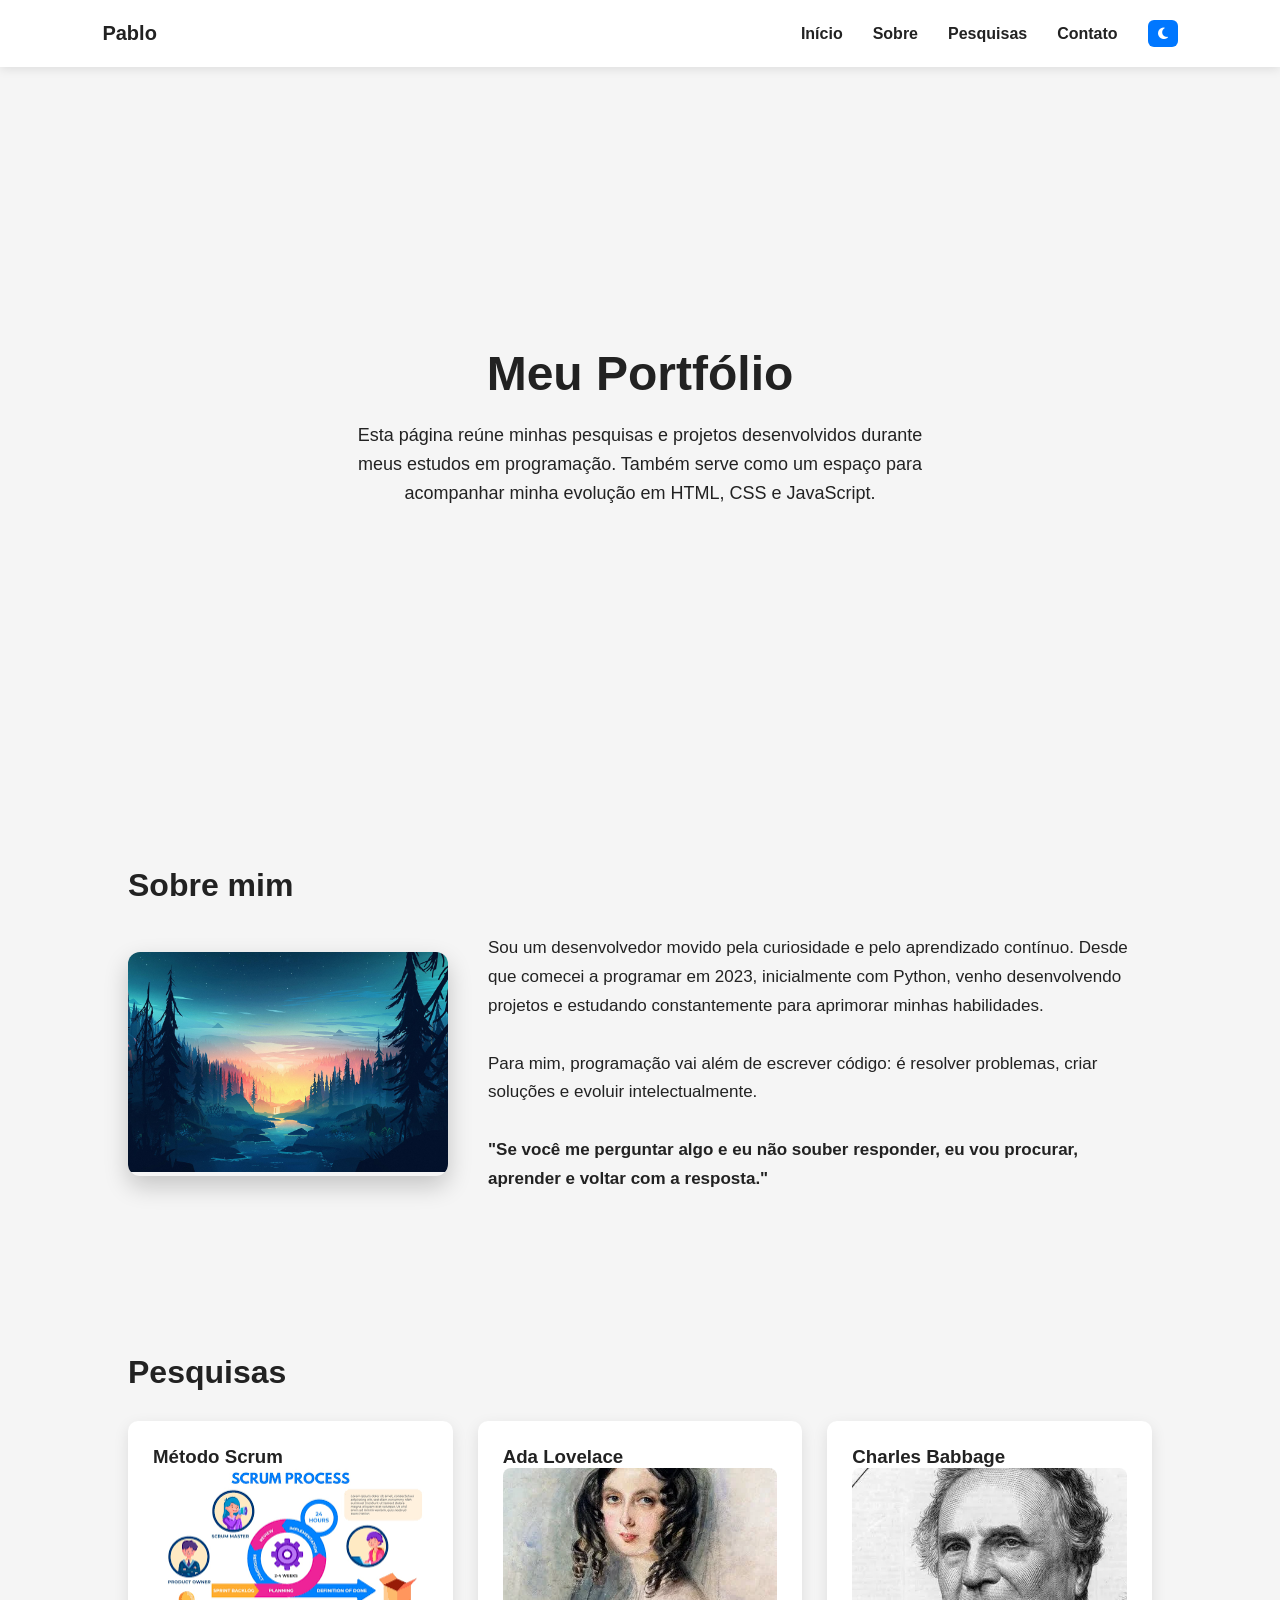
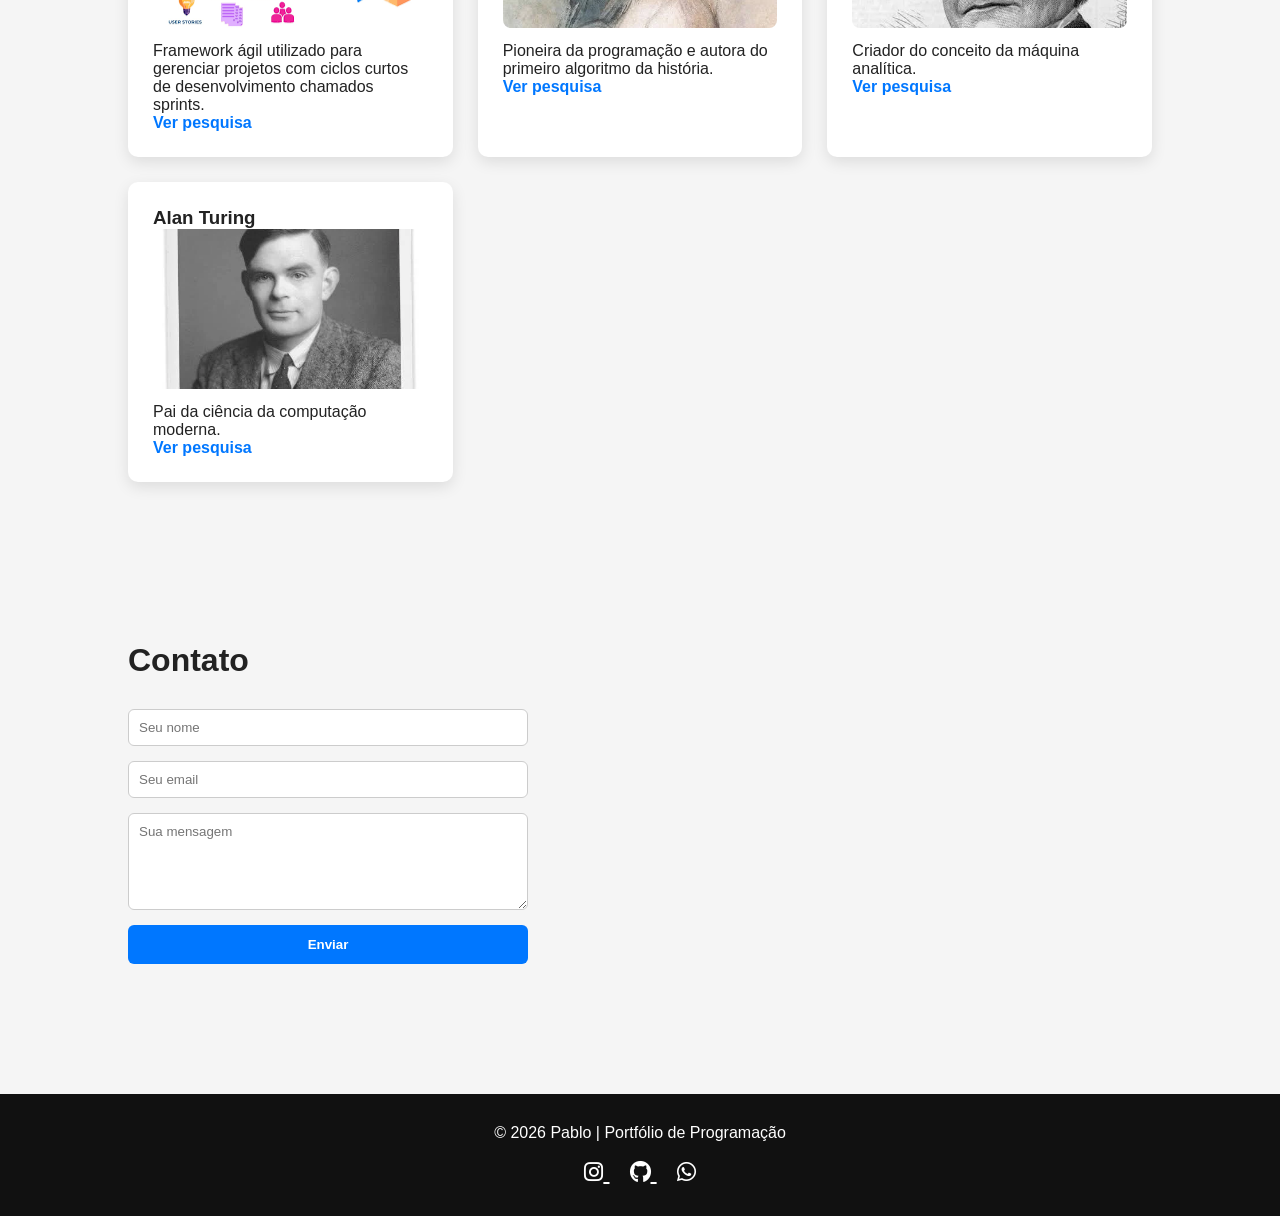
<file: index.html>
<!DOCTYPE html>
<html lang="pt-BR">

<head>
    <meta charset="UTF-8">
    <meta name="viewport" content="width=device-width, initial-scale=1.0">

    <title>Pablo | Portfólio</title>

    <!-- Font Awesome -->
    <link rel="stylesheet" href="https://cdnjs.cloudflare.com/ajax/libs/font-awesome/6.5.1/css/all.min.css">

    <style>
        :root {
            --bg: #f5f5f5;
            --text: #222;
            --header: white;
            --hover: #0077ff;
            --input: #ccc;
            --footer: #111;
        }

        .dark-mode {
            --bg: #1c1c1c;
            --text: #f5f5f5;
            --header: #111;
            --hover: #4aa3ff;
            --input: #555;
            --footer: #000;
        }

        * {
            margin: 0;
            padding: 0;
            box-sizing: border-box;
            font-family: Arial, Helvetica, sans-serif;
        }

        html {
            scroll-behavior: smooth;
        }

        body {
            background: var(--bg);
            color: var(--text);
        }

        /* HEADER */

        header {
            display: flex;
            justify-content: space-between;
            align-items: center;
            padding: 20px 8%;
            background: var(--header);
            box-shadow: 0 2px 10px rgba(0, 0, 0, 0.1);
            position: sticky;
            top: 0;
        }

        .logo {
            font-size: 20px;
            font-weight: bold;
        }

        nav ul {
            display: flex;
            gap: 30px;
            list-style: none;
            align-items: center;
        }

        nav a {
            text-decoration: none;
            color: var(--text);
            font-weight: 600;
            transition: .3s;
        }

        nav a:hover {
            color: var(--hover);
        }

        .dark-btn {
            padding: 6px 10px;
            border: none;
            background: var(--hover);
            color: white;
            border-radius: 6px;
            cursor: pointer;
        }

        /* HERO */

        #hero {
            height: 80vh;
            display: flex;
            flex-direction: column;
            justify-content: center;
            align-items: center;
            text-align: center;
            padding: 20px;
        }

        #hero h1 {
            font-size: 48px;
            margin-bottom: 20px;
        }

        #hero p {
            max-width: 600px;
            font-size: 18px;
            line-height: 1.6;
        }

        /* SEÇÕES */

        section {
            padding: 80px 10%;
        }

        h2 {
            margin-bottom: 30px;
            font-size: 32px;
        }

        /* SOBRE */

        .sobre-container {
            display: flex;
            gap: 40px;
            align-items: center;
            flex-wrap: wrap;
        }

        .card-img {
            width: 320px;
            border-radius: 12px;
            overflow: hidden;
            box-shadow: 0 10px 25px rgba(0, 0, 0, 0.2);
        }

        .card-img img {
            width: 100%;
            height: 220px;
            object-fit: cover;
        }

        .sobre-texto {
            flex: 1;
            line-height: 1.7;
            font-size: 17px;
        }

        /* PESQUISAS */

        .cards {
            display: grid;
            grid-template-columns: repeat(auto-fit, minmax(250px, 1fr));
            gap: 25px;
        }

        .card {
            background: var(--header);
            padding: 25px;
            border-radius: 10px;
            box-shadow: 0 5px 15px rgba(0, 0, 0, 0.1);
            transition: .3s;
        }

        .card:hover {
            transform: translateY(-5px);
        }

        .card a {
            text-decoration: none;
            color: var(--hover);
            font-weight: bold;
        }

        .card img {
            width: 100%;
            height: 160px;
            object-fit: cover;
            border-radius: 8px;
            margin-bottom: 10px;
        }

        /* CONTATO */

        form {
            display: flex;
            flex-direction: column;
            gap: 15px;
            max-width: 400px;
        }

        input,
        textarea {
            padding: 10px;
            border: 1px solid var(--input);
            border-radius: 6px;
        }

        button {
            padding: 12px;
            border: none;
            background: var(--hover);
            color: white;
            font-weight: bold;
            border-radius: 6px;
            cursor: pointer;
            transition: .3s;
        }

        button:hover {
            background: #005ad1;
        }

        /* FOOTER */

        footer {
            text-align: center;
            padding: 30px;
            margin-top: 50px;
            background: var(--footer);
            color: white;
        }

        footer a {
            margin: 0 10px;
            font-size: 22px;
            color: white;
            transition: .3s;
        }

        footer a:hover {
            color: var(--hover);
        }
    </style>
</head>

<body>

    <header>

        <div class="logo">Pablo</div>

        <nav>
            <ul>

                <li><a href="#hero">Início</a></li>
                <li><a href="#sobre">Sobre</a></li>
                <li><a href="#pesquisas">Pesquisas</a></li>
                <li><a href="#contato">Contato</a></li>

                <li>
                    <button class="dark-btn" onclick="toggleDarkMode()">
                        <i class="fa-solid fa-moon"></i>
                    </button>
                </li>

            </ul>
        </nav>

    </header>


    <!-- HERO -->

    <section id="hero">

        <h1>Meu Portfólio</h1>

        <p>
            Esta página reúne minhas pesquisas e projetos desenvolvidos durante meus estudos em programação.
            Também serve como um espaço para acompanhar minha evolução em HTML, CSS e JavaScript.
        </p>

    </section>


    <!-- SOBRE -->

    <section id="sobre">

        <h2>Sobre mim</h2>

        <div class="sobre-container">

            <div class="card-img">
                <img src="./c3uhsgo1vx541.jpg">
            </div>

            <div class="sobre-texto">

                <p>
                    Sou um desenvolvedor movido pela curiosidade e pelo aprendizado contínuo.
                    Desde que comecei a programar em 2023, inicialmente com Python, venho desenvolvendo projetos e
                    estudando constantemente para aprimorar minhas habilidades.
                </p>

                <br>

                <p>
                    Para mim, programação vai além de escrever código: é resolver problemas, criar soluções e evoluir
                    intelectualmente.
                </p>

                <br>

                <p>
                    <strong>
                        "Se você me perguntar algo e eu não souber responder, eu vou procurar, aprender e voltar com a
                        resposta."
                    </strong>
                </p>

            </div>

        </div>

    </section>


    <!-- PESQUISAS -->

    <section id="pesquisas">

        <h2>Pesquisas</h2>

        <div class="cards">
            <div class="card">
                <h3>Método Scrum</h3>
                <img src="scrum.png">
                <p>Framework ágil utilizado para gerenciar projetos com ciclos curtos de desenvolvimento chamados sprints.</p>
                <a href="./pesquisa/scrum.html">Ver pesquisa</a>
            </div>
            <div class="card">
                <h3>Ada Lovelace</h3>
                <img src="ada-love.webp">
                <p>Pioneira da programação e autora do primeiro algoritmo da história.</p>
                <a href="./pesquisa/ada.html">Ver pesquisa</a>
            </div>

            <div class="card">
                <h3>Charles Babbage</h3>
                <img src="charles.webp">
                <p>Criador do conceito da máquina analítica.</p>
                <a href="./pesquisa/babbage.html">Ver pesquisa</a>
            </div>

            <div class="card">
                <h3>Alan Turing</h3>
                <img src="alan.webp">
                <p>Pai da ciência da computação moderna.</p>
                <a href="./pesquisa/turing.html">Ver pesquisa</a>
            </div>

        </div>

    </section>


    <!-- CONTATO -->

    <section id="contato">

        <h2>Contato</h2>

        <form>

            <input type="text" placeholder="Seu nome">

            <input type="email" placeholder="Seu email">

            <textarea rows="5" placeholder="Sua mensagem"></textarea>

            <button>Enviar</button>

        </form>

    </section>


    <footer>

        <p>© 2026 Pablo | Portfólio de Programação</p>

        <br>

        <a href="https://instagram.com/pabloalmeidathe1" target="_blank">
            <i class="fa-brands fa-instagram"></i>
        </a>

        <a href="https://github.com/Kingnike1" target="_blank">
            <i class="fa-brands fa-github"></i>
        </a>

        <a href="https://wa.me/5562993293028" target="_blank">
            <i class="fa-brands fa-whatsapp"></i>
        </a>

    </footer>

    <script>

        function toggleDarkMode() {
            document.body.classList.toggle("dark-mode")
        }

    </script>

</body>

</html>
</file>
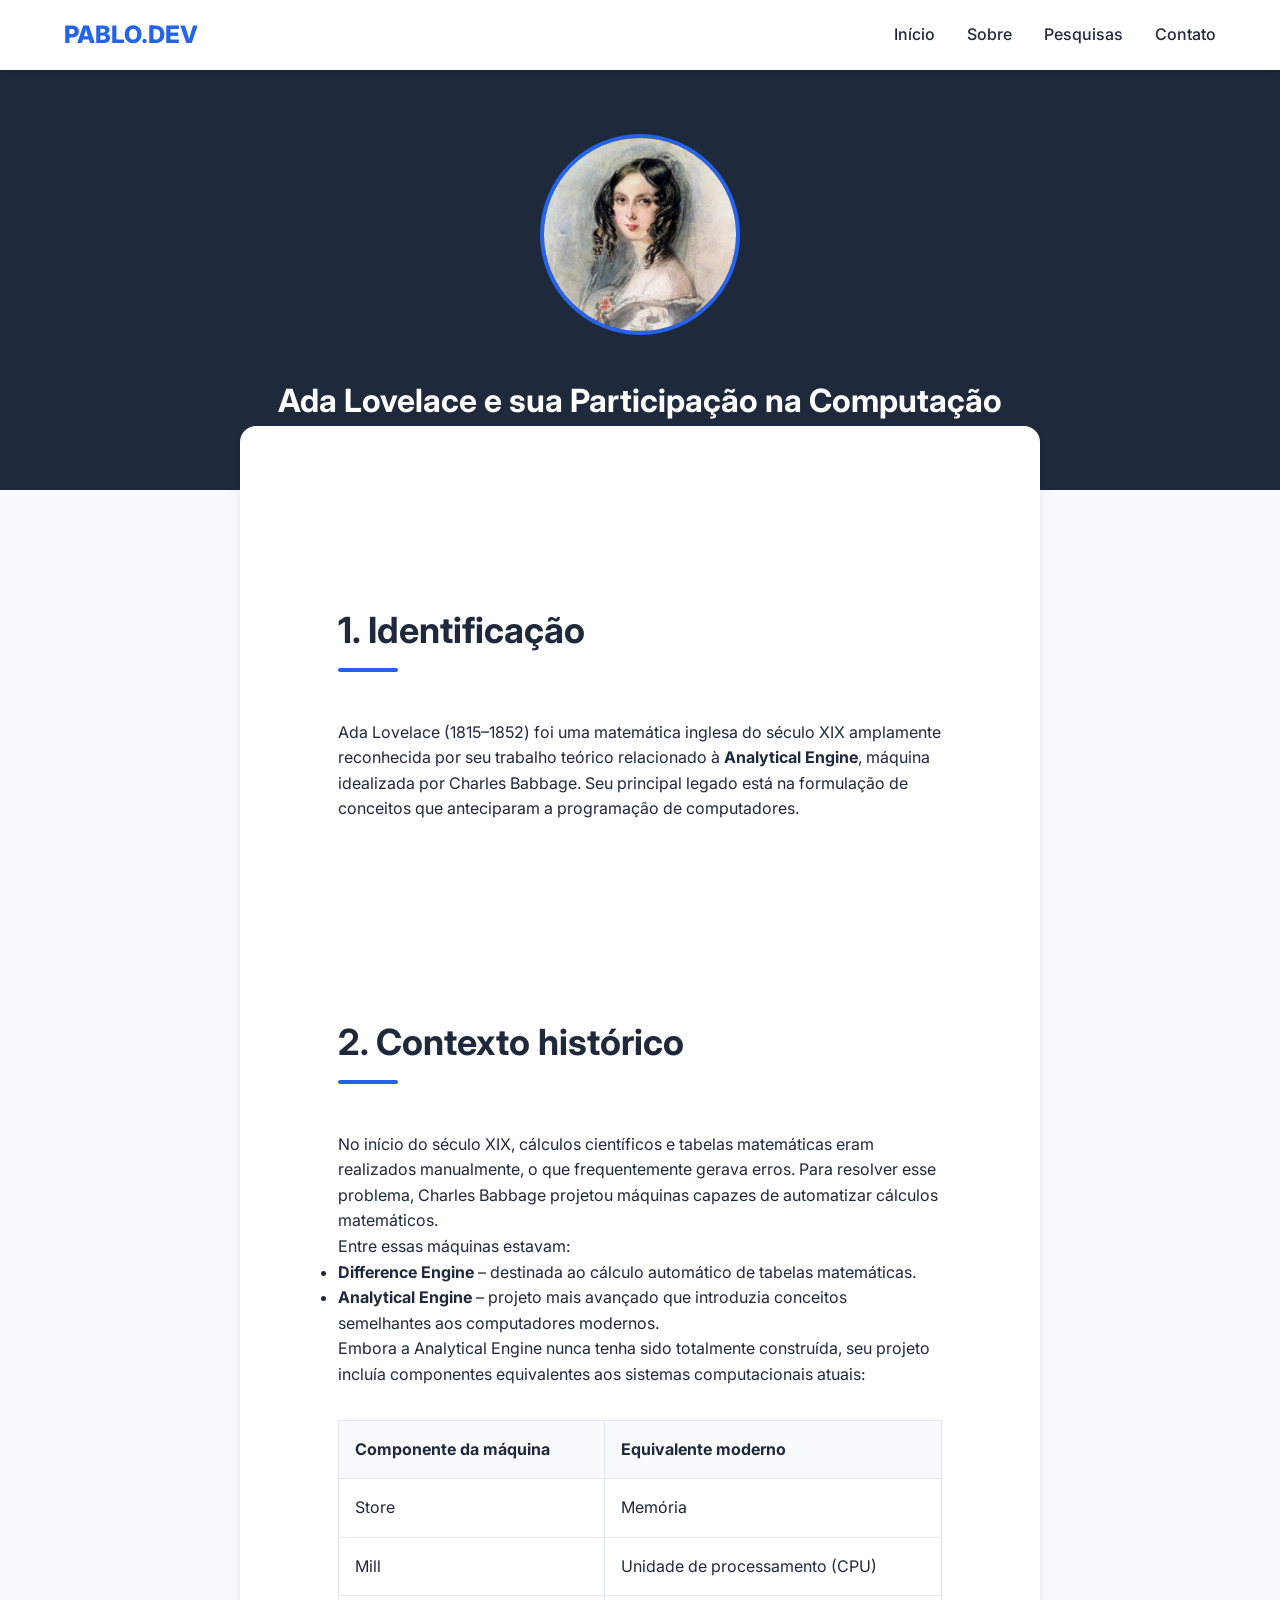
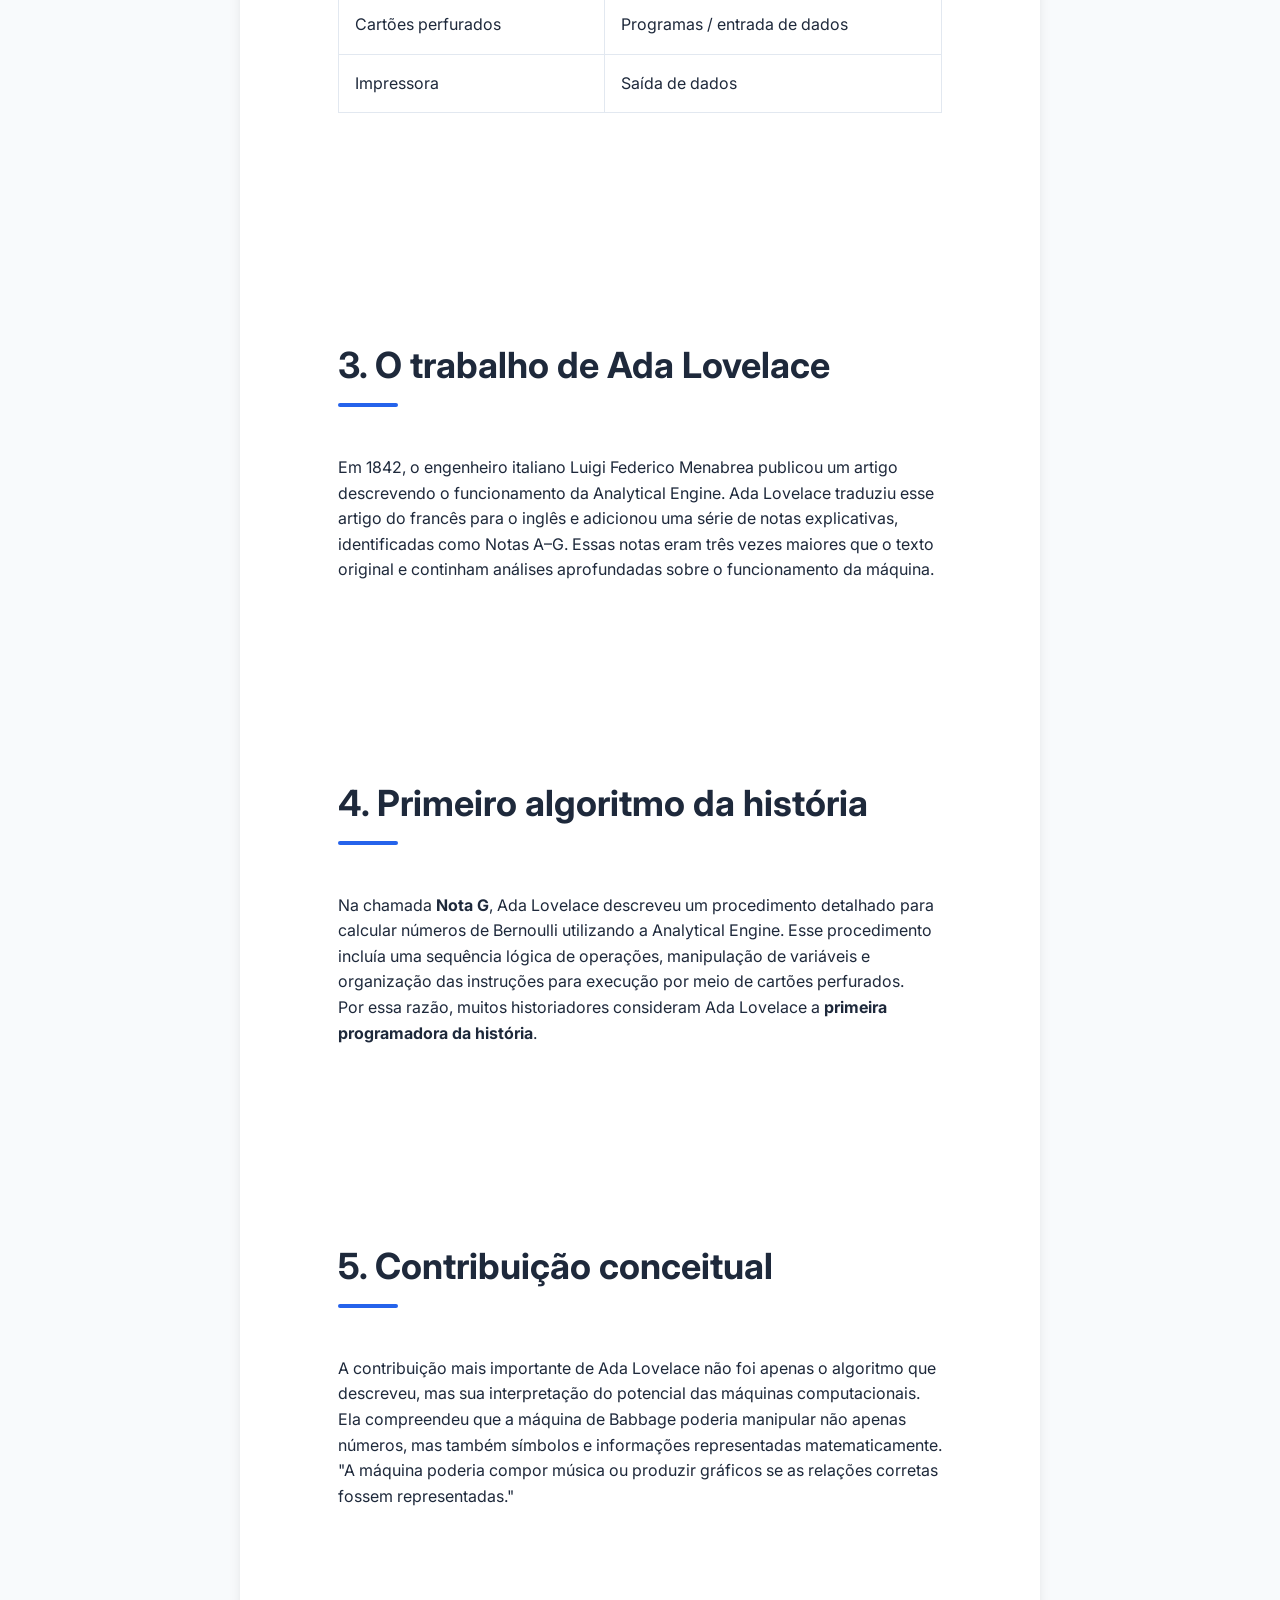
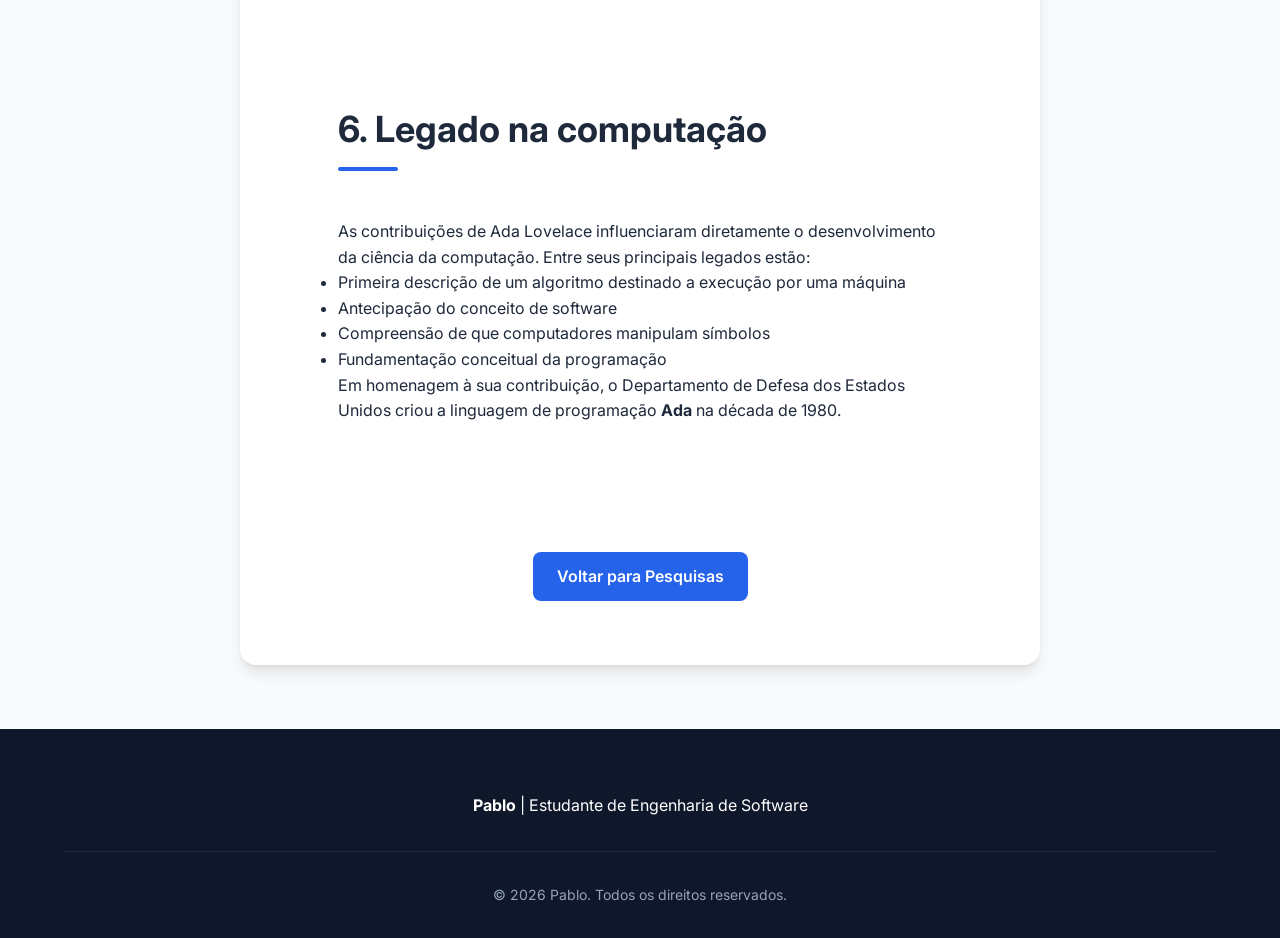
<file: pesquisa/ada.html>
<!DOCTYPE html>
<html lang="pt-BR">

<head>
    <meta charset="UTF-8">
    <meta name="viewport" content="width=device-width, initial-scale=1.0">
    <title>Ada Lovelace | Pesquisa Acadêmica</title>
    
    <!-- Google Fonts -->
    <link rel="preconnect" href="https://fonts.googleapis.com">
    <link rel="preconnect" href="https://fonts.gstatic.com" crossorigin>
    <link href="https://fonts.googleapis.com/css2?family=Inter:wght@400;500;600;700;800&display=swap" rel="stylesheet">
    
    <!-- Custom CSS -->
    <link rel="stylesheet" href="../assets/css/style.css">
</head>

<body>

    <header>
        <a href="../index.html" class="logo">PABLO.DEV</a>
        <nav>
            <ul>
                <li><a href="../index.html#hero">Início</a></li>
                <li><a href="../index.html#sobre">Sobre</a></li>
                <li><a href="../index.html#pesquisas">Pesquisas</a></li>
                <li><a href="../index.html#contato">Contato</a></li>
            </ul>
        </nav>
    </header>

    <div class="research-header">
        <img src="../ada-love.webp" alt="Ada Lovelace">
        <h1>Ada Lovelace e sua Participação na Computação</h1>
    </div>

    <main class="research-main">
        <section>
            <h2>1. Identificação</h2>
            <p>
                Ada Lovelace (1815–1852) foi uma matemática inglesa do século XIX amplamente reconhecida por seu trabalho teórico relacionado à <strong>Analytical Engine</strong>, máquina idealizada por Charles Babbage. Seu principal legado está na formulação de conceitos que anteciparam a programação de computadores.
            </p>
        </section>

        <section>
            <h2>2. Contexto histórico</h2>
            <p>
                No início do século XIX, cálculos científicos e tabelas matemáticas eram realizados manualmente, o que frequentemente gerava erros. Para resolver esse problema, Charles Babbage projetou máquinas capazes de automatizar cálculos matemáticos.
            </p>
            <p>Entre essas máquinas estavam:</p>
            <ul>
                <li><strong>Difference Engine</strong> – destinada ao cálculo automático de tabelas matemáticas.</li>
                <li><strong>Analytical Engine</strong> – projeto mais avançado que introduzia conceitos semelhantes aos computadores modernos.</li>
            </ul>
            <p>
                Embora a Analytical Engine nunca tenha sido totalmente construída, seu projeto incluía componentes equivalentes aos sistemas computacionais atuais:
            </p>
            <table>
                <tr>
                    <th>Componente da máquina</th>
                    <th>Equivalente moderno</th>
                </tr>
                <tr>
                    <td>Store</td>
                    <td>Memória</td>
                </tr>
                <tr>
                    <td>Mill</td>
                    <td>Unidade de processamento (CPU)</td>
                </tr>
                <tr>
                    <td>Cartões perfurados</td>
                    <td>Programas / entrada de dados</td>
                </tr>
                <tr>
                    <td>Impressora</td>
                    <td>Saída de dados</td>
                </tr>
            </table>
        </section>

        <section>
            <h2>3. O trabalho de Ada Lovelace</h2>
            <p>
                Em 1842, o engenheiro italiano Luigi Federico Menabrea publicou um artigo descrevendo o funcionamento da Analytical Engine. Ada Lovelace traduziu esse artigo do francês para o inglês e adicionou uma série de notas explicativas, identificadas como Notas A–G. Essas notas eram três vezes maiores que o texto original e continham análises aprofundadas sobre o funcionamento da máquina.
            </p>
        </section>

        <section>
            <h2>4. Primeiro algoritmo da história</h2>
            <p>
                Na chamada <strong>Nota G</strong>, Ada Lovelace descreveu um procedimento detalhado para calcular números de Bernoulli utilizando a Analytical Engine. Esse procedimento incluía uma sequência lógica de operações, manipulação de variáveis e organização das instruções para execução por meio de cartões perfurados.
            </p>
            <p>
                Por essa razão, muitos historiadores consideram Ada Lovelace a <strong>primeira programadora da história</strong>.
            </p>
        </section>

        <section>
            <h2>5. Contribuição conceitual</h2>
            <p>
                A contribuição mais importante de Ada Lovelace não foi apenas o algoritmo que descreveu, mas sua interpretação do potencial das máquinas computacionais. Ela compreendeu que a máquina de Babbage poderia manipular não apenas números, mas também símbolos e informações representadas matematicamente.
            </p>
            <blockquote>
                "A máquina poderia compor música ou produzir gráficos se as relações corretas fossem representadas."
            </blockquote>
        </section>

        <section>
            <h2>6. Legado na computação</h2>
            <p>As contribuições de Ada Lovelace influenciaram diretamente o desenvolvimento da ciência da computação. Entre seus principais legados estão:</p>
            <ul>
                <li>Primeira descrição de um algoritmo destinado a execução por uma máquina</li>
                <li>Antecipação do conceito de software</li>
                <li>Compreensão de que computadores manipulam símbolos</li>
                <li>Fundamentação conceitual da programação</li>
            </ul>
            <p>
                Em homenagem à sua contribuição, o Departamento de Defesa dos Estados Unidos criou a linguagem de programação <strong>Ada</strong> na década de 1980.
            </p>
        </section>

        <div style="text-align: center; margin-top: 3rem;">
            <a href="../index.html#pesquisas" class="btn-card">Voltar para Pesquisas</a>
        </div>
    </main>

    <footer>
        <div class="footer-content">
            <p><strong>Pablo</strong> | Estudante de Engenharia de Software</p>
        </div>
        <div class="footer-bottom">
            <p>&copy; 2026 Pablo. Todos os direitos reservados.</p>
        </div>
    </footer>

</body>

</html>
</file>
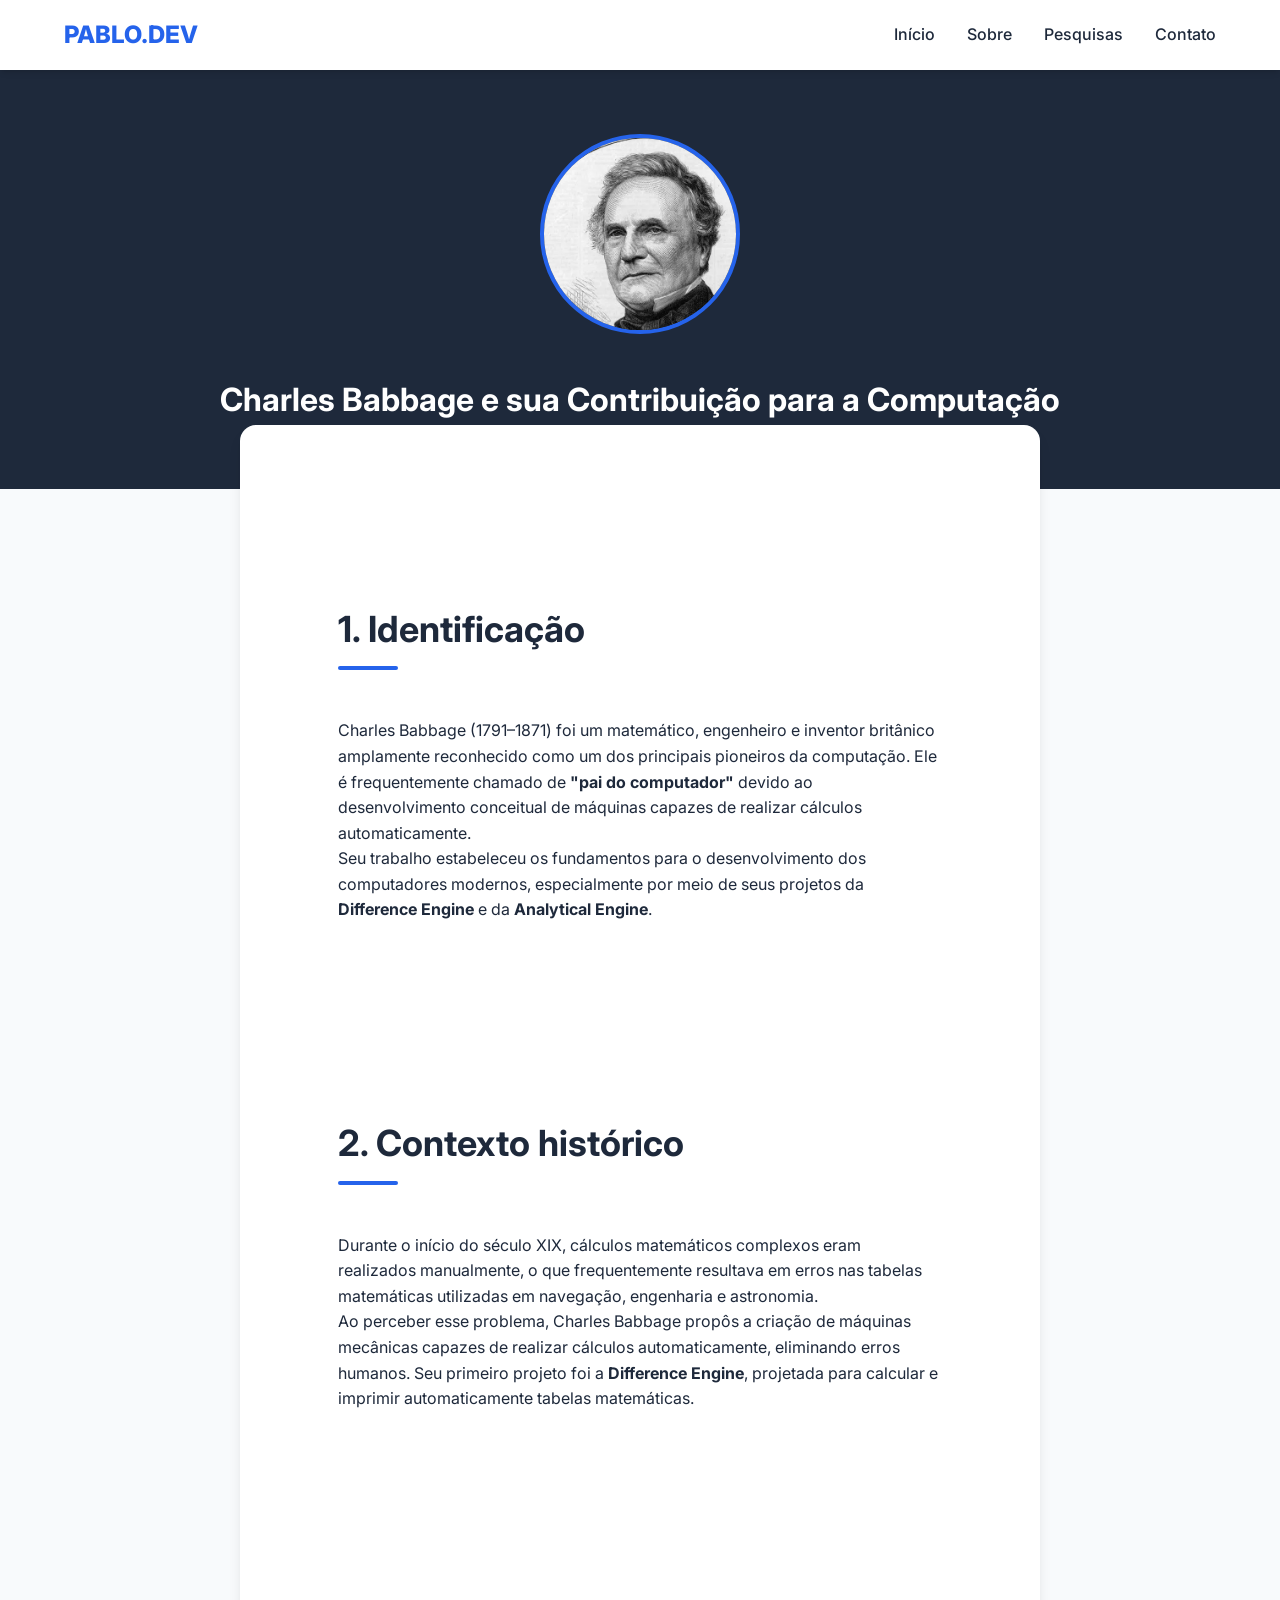
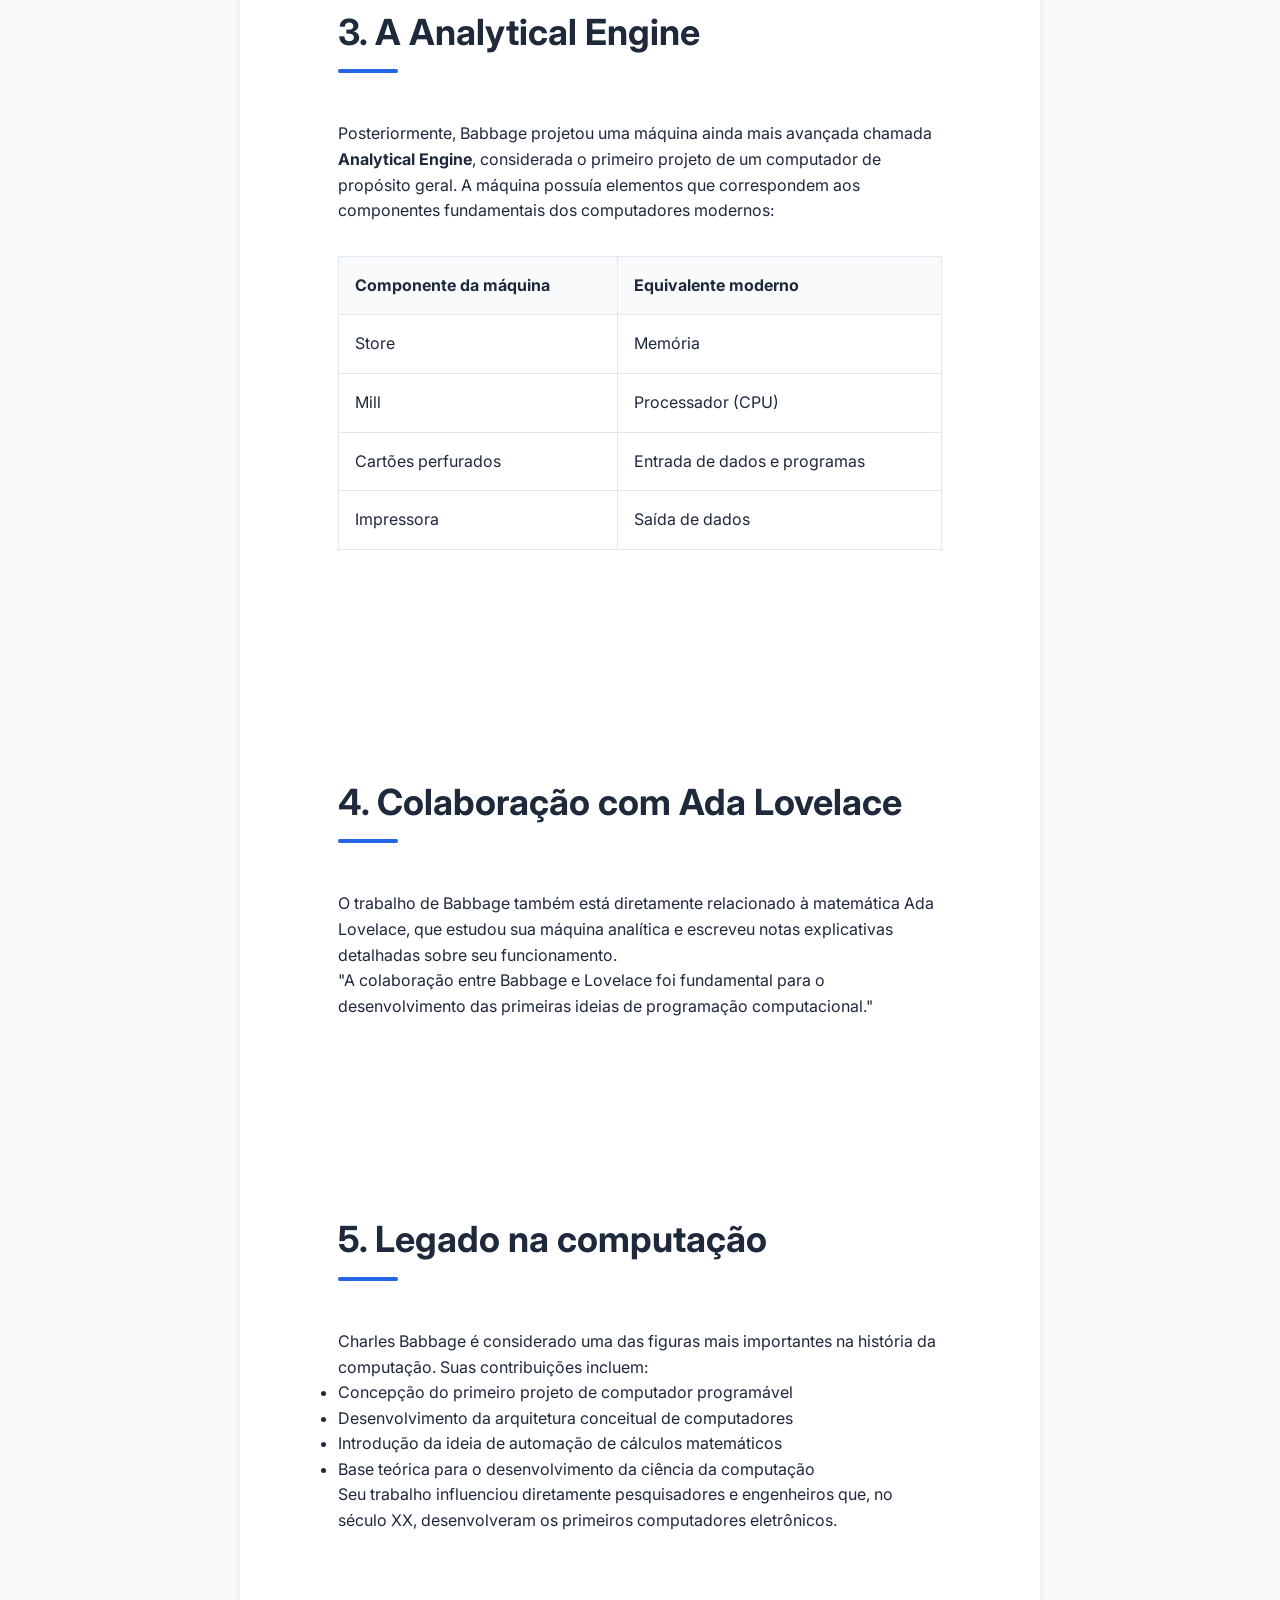
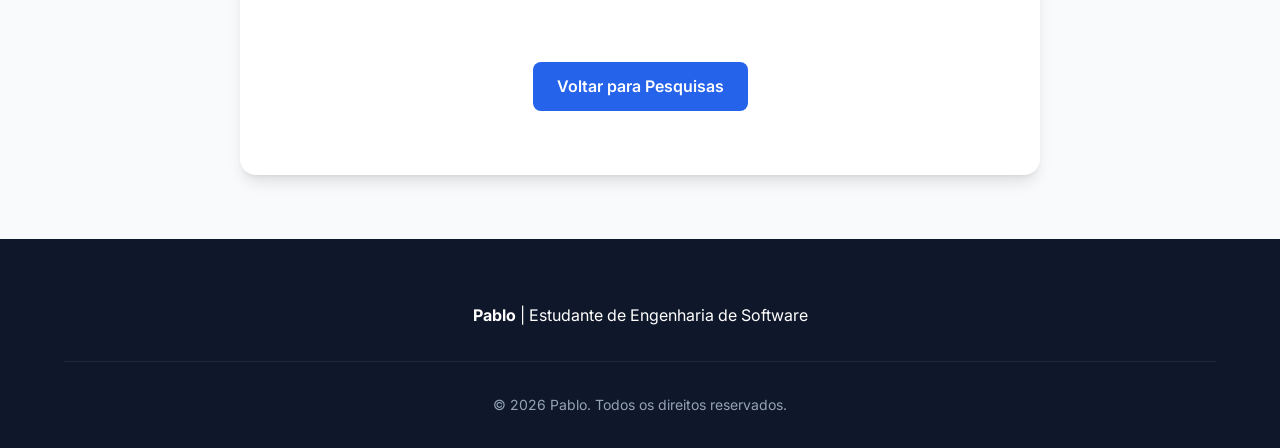
<file: pesquisa/babbage.html>
<!DOCTYPE html>
<html lang="pt-BR">

<head>
    <meta charset="UTF-8">
    <meta name="viewport" content="width=device-width, initial-scale=1.0">
    <title>Charles Babbage | Pesquisa Acadêmica</title>
    
    <!-- Google Fonts -->
    <link rel="preconnect" href="https://fonts.googleapis.com">
    <link rel="preconnect" href="https://fonts.gstatic.com" crossorigin>
    <link href="https://fonts.googleapis.com/css2?family=Inter:wght@400;500;600;700;800&display=swap" rel="stylesheet">
    
    <!-- Custom CSS -->
    <link rel="stylesheet" href="../assets/css/style.css">
</head>

<body>

    <header>
        <a href="../index.html" class="logo">PABLO.DEV</a>
        <nav>
            <ul>
                <li><a href="../index.html#hero">Início</a></li>
                <li><a href="../index.html#sobre">Sobre</a></li>
                <li><a href="../index.html#pesquisas">Pesquisas</a></li>
                <li><a href="../index.html#contato">Contato</a></li>
            </ul>
        </nav>
    </header>

    <div class="research-header">
        <img src="../charles.webp" alt="Charles Babbage">
        <h1>Charles Babbage e sua Contribuição para a Computação</h1>
    </div>

    <main class="research-main">
        <section>
            <h2>1. Identificação</h2>
            <p>
                Charles Babbage (1791–1871) foi um matemático, engenheiro e inventor britânico amplamente reconhecido como um dos principais pioneiros da computação. Ele é frequentemente chamado de <strong>"pai do computador"</strong> devido ao desenvolvimento conceitual de máquinas capazes de realizar cálculos automaticamente.
            </p>
            <p>
                Seu trabalho estabeleceu os fundamentos para o desenvolvimento dos computadores modernos, especialmente por meio de seus projetos da <strong>Difference Engine</strong> e da <strong>Analytical Engine</strong>.
            </p>
        </section>

        <section>
            <h2>2. Contexto histórico</h2>
            <p>
                Durante o início do século XIX, cálculos matemáticos complexos eram realizados manualmente, o que frequentemente resultava em erros nas tabelas matemáticas utilizadas em navegação, engenharia e astronomia.
            </p>
            <p>
                Ao perceber esse problema, Charles Babbage propôs a criação de máquinas mecânicas capazes de realizar cálculos automaticamente, eliminando erros humanos. Seu primeiro projeto foi a <strong>Difference Engine</strong>, projetada para calcular e imprimir automaticamente tabelas matemáticas.
            </p>
        </section>

        <section>
            <h2>3. A Analytical Engine</h2>
            <p>
                Posteriormente, Babbage projetou uma máquina ainda mais avançada chamada <strong>Analytical Engine</strong>, considerada o primeiro projeto de um computador de propósito geral. A máquina possuía elementos que correspondem aos componentes fundamentais dos computadores modernos:
            </p>
            <table>
                <tr>
                    <th>Componente da máquina</th>
                    <th>Equivalente moderno</th>
                </tr>
                <tr>
                    <td>Store</td>
                    <td>Memória</td>
                </tr>
                <tr>
                    <td>Mill</td>
                    <td>Processador (CPU)</td>
                </tr>
                <tr>
                    <td>Cartões perfurados</td>
                    <td>Entrada de dados e programas</td>
                </tr>
                <tr>
                    <td>Impressora</td>
                    <td>Saída de dados</td>
                </tr>
            </table>
        </section>

        <section>
            <h2>4. Colaboração com Ada Lovelace</h2>
            <p>
                O trabalho de Babbage também está diretamente relacionado à matemática Ada Lovelace, que estudou sua máquina analítica e escreveu notas explicativas detalhadas sobre seu funcionamento.
            </p>
            <blockquote>
                "A colaboração entre Babbage e Lovelace foi fundamental para o desenvolvimento das primeiras ideias de programação computacional."
            </blockquote>
        </section>

        <section>
            <h2>5. Legado na computação</h2>
            <p>
                Charles Babbage é considerado uma das figuras mais importantes na história da computação. Suas contribuições incluem:
            </p>
            <ul>
                <li>Concepção do primeiro projeto de computador programável</li>
                <li>Desenvolvimento da arquitetura conceitual de computadores</li>
                <li>Introdução da ideia de automação de cálculos matemáticos</li>
                <li>Base teórica para o desenvolvimento da ciência da computação</li>
            </ul>
            <p>
                Seu trabalho influenciou diretamente pesquisadores e engenheiros que, no século XX, desenvolveram os primeiros computadores eletrônicos.
            </p>
        </section>

        <div style="text-align: center; margin-top: 3rem;">
            <a href="../index.html#pesquisas" class="btn-card">Voltar para Pesquisas</a>
        </div>
    </main>

    <footer>
        <div class="footer-content">
            <p><strong>Pablo</strong> | Estudante de Engenharia de Software</p>
        </div>
        <div class="footer-bottom">
            <p>&copy; 2026 Pablo. Todos os direitos reservados.</p>
        </div>
    </footer>

</body>

</html>
</file>
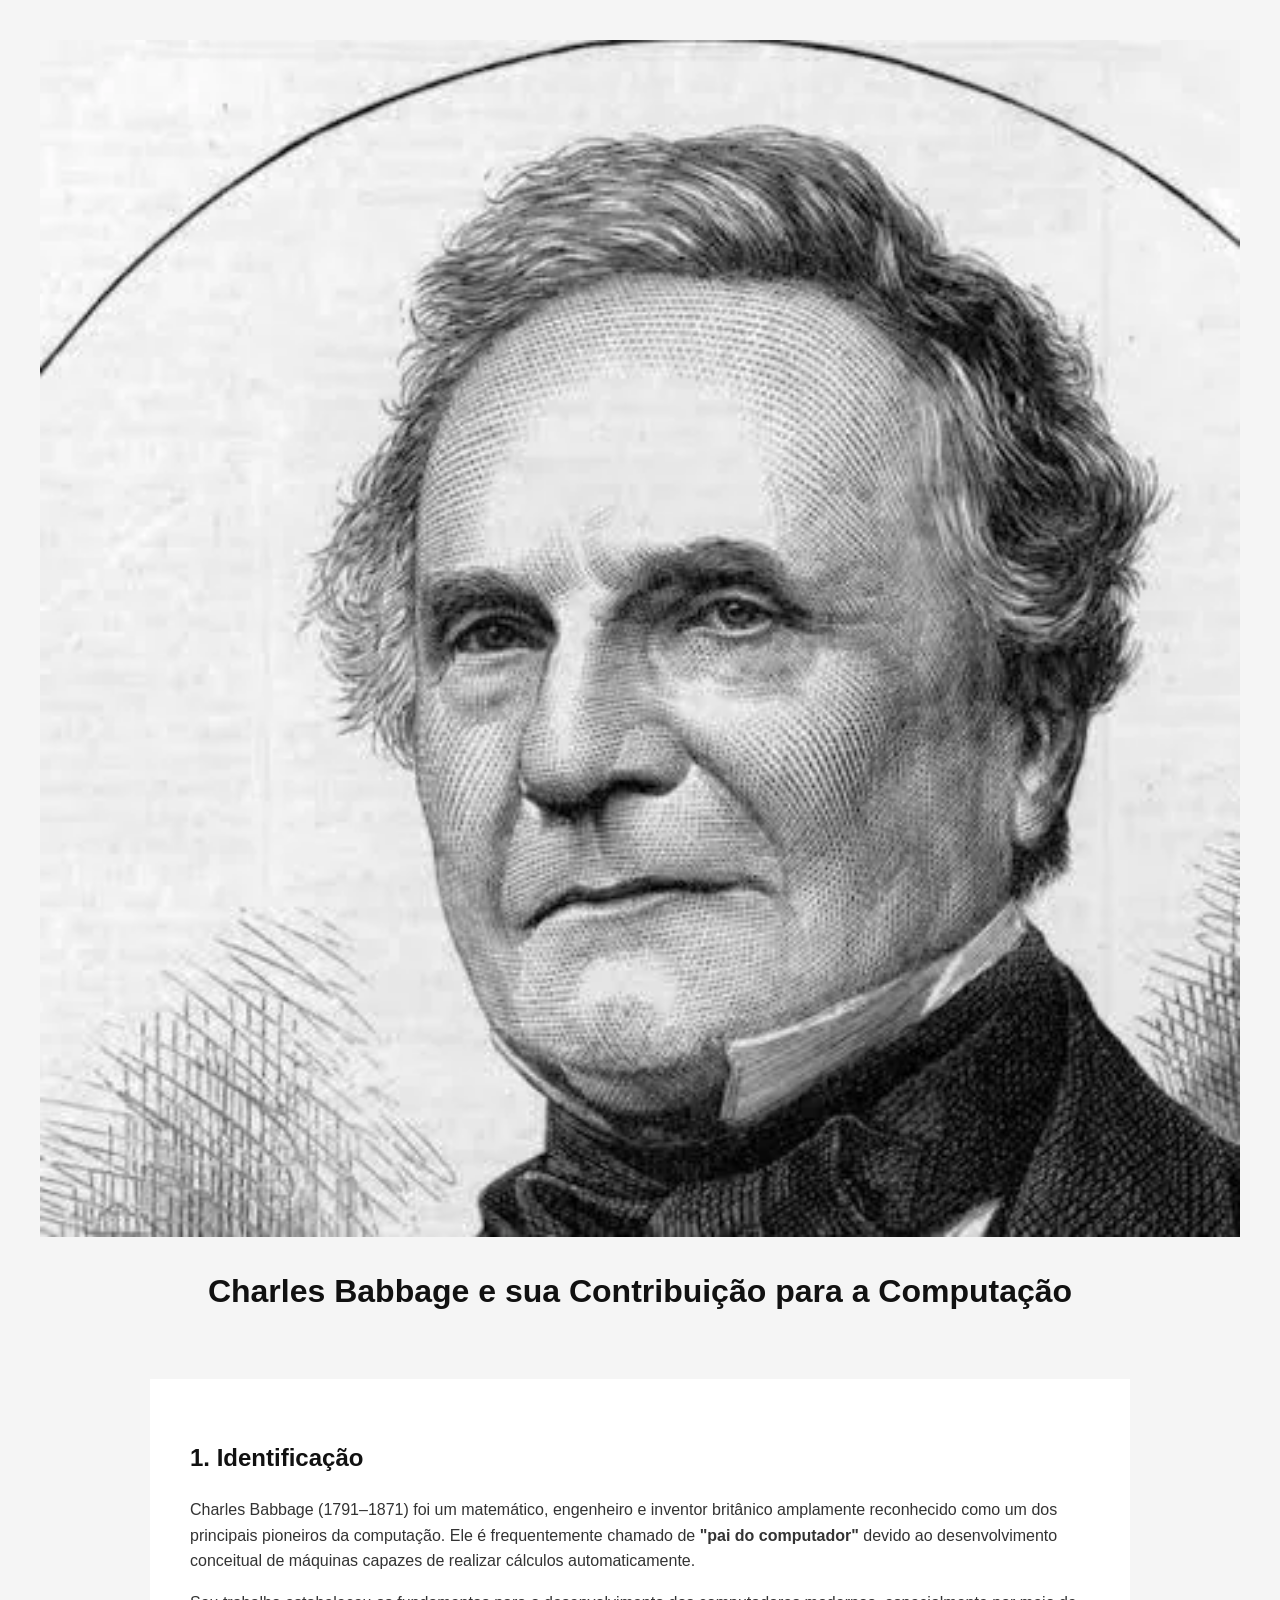
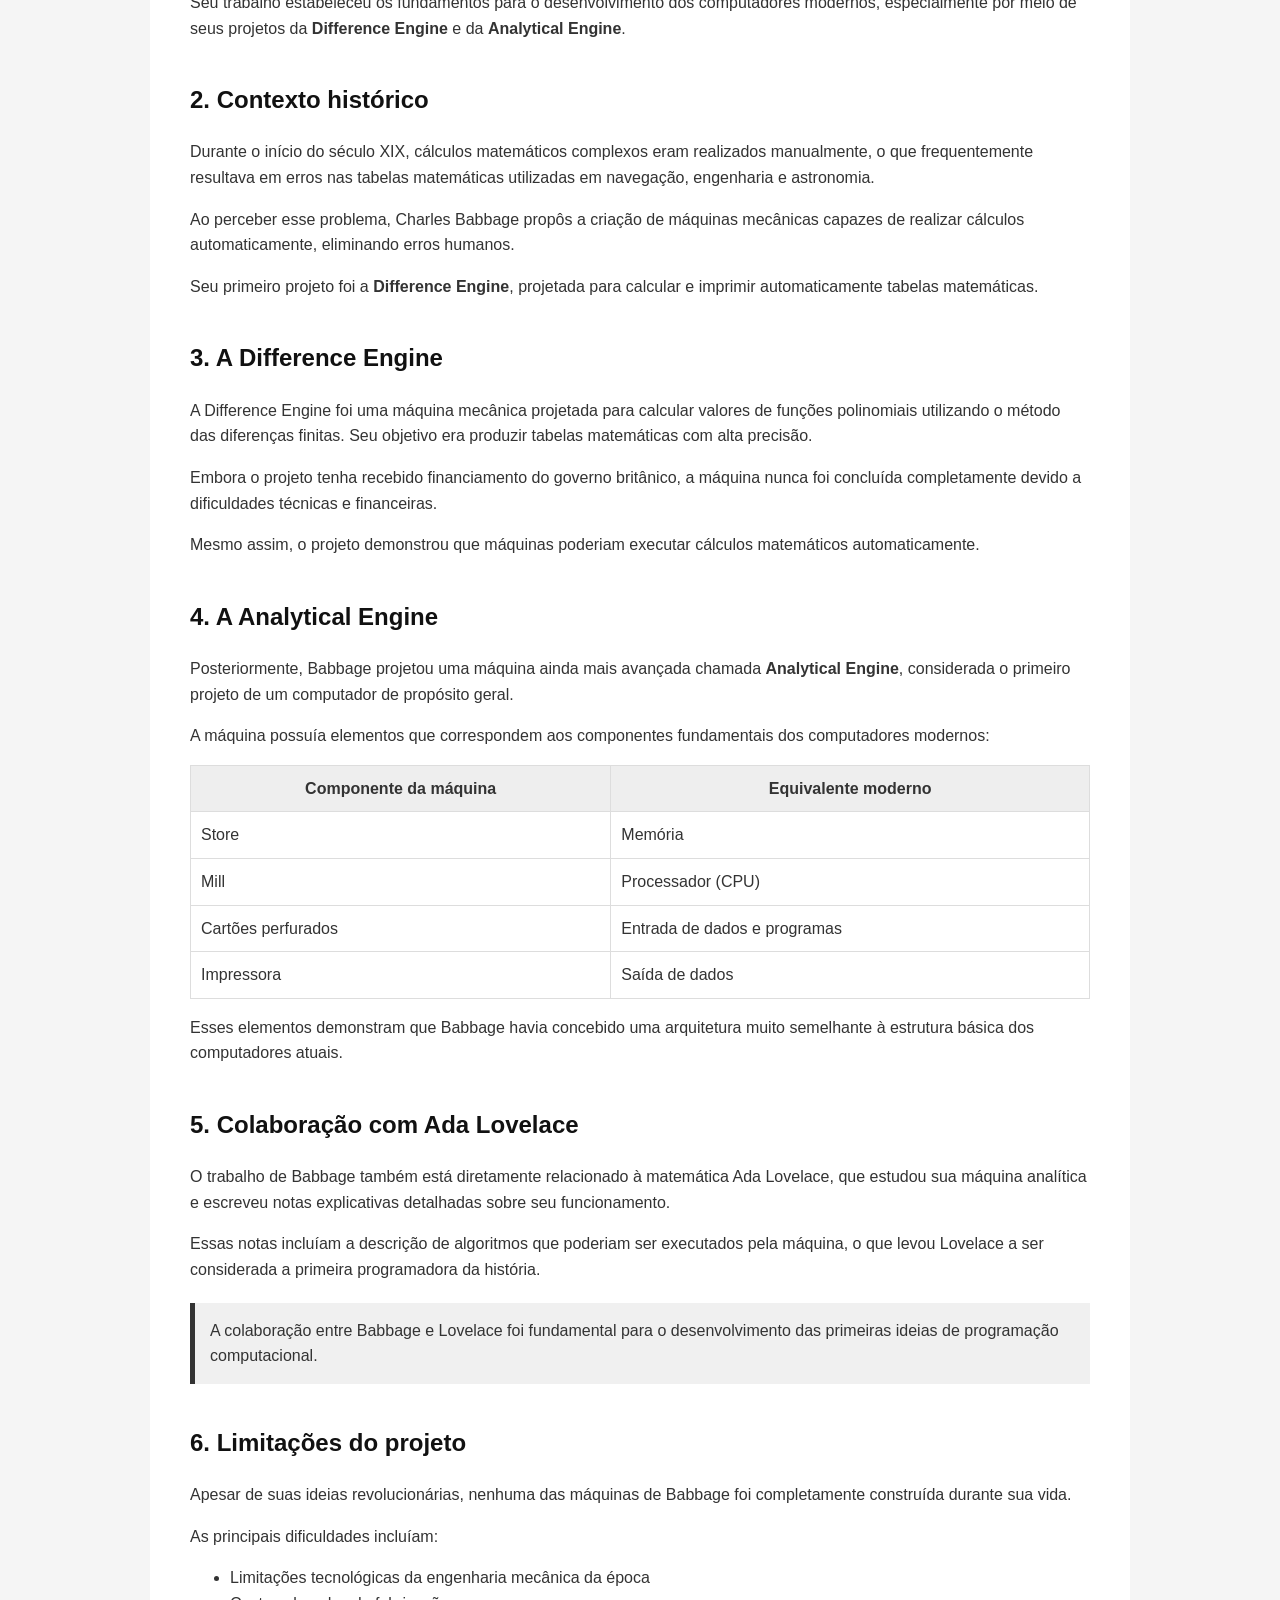
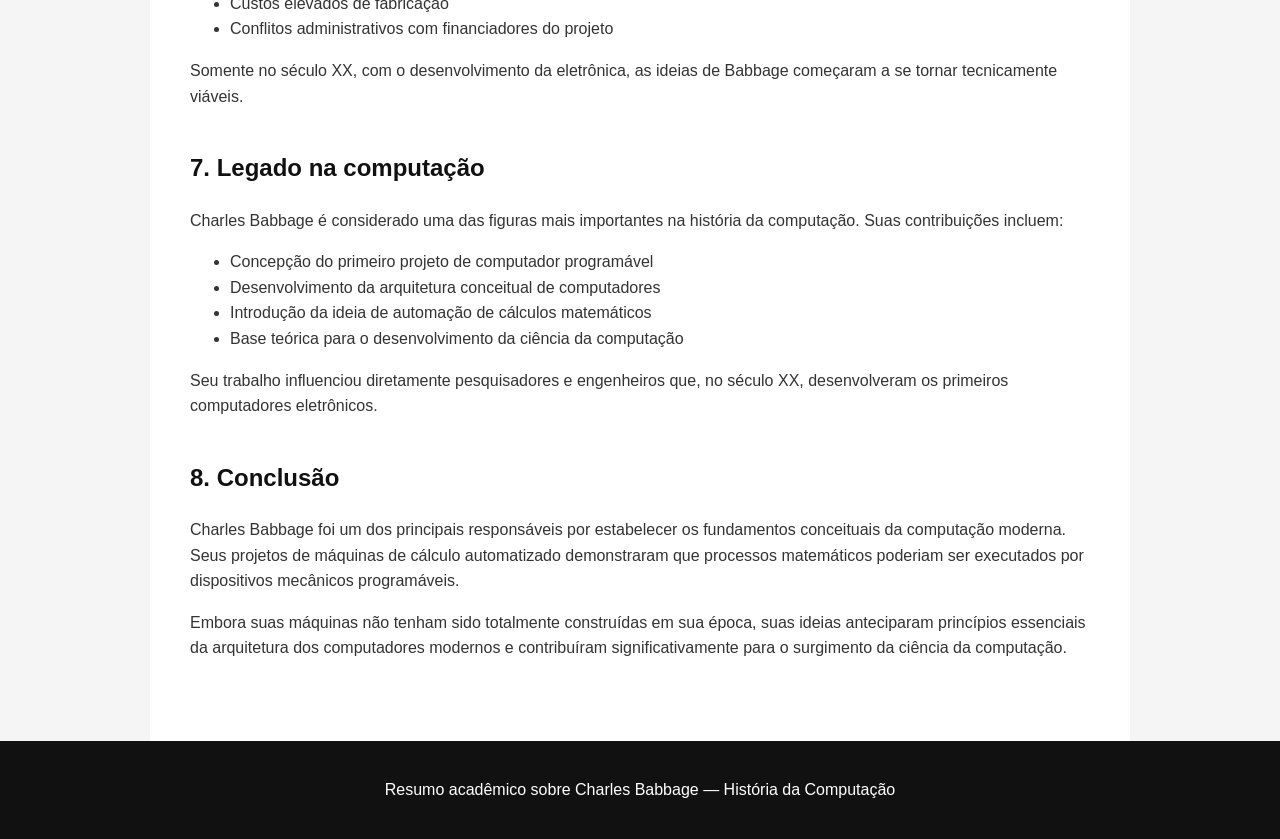
<file: pesquisa/charles.html>
<!DOCTYPE html>
<html lang="pt-BR">

<head>
    <meta charset="UTF-8">
    <meta name="viewport" content="width=device-width, initial-scale=1.0">
    <title>Charles Babbage e sua Contribuição para a Computação</title>

    <style>
        body {
            font-family: Arial, Helvetica, sans-serif;
            line-height: 1.6;
            margin: 0;
            padding: 0;
            background: #f5f5f5;
            color: #333;
        }

        header {
            color: white;
            padding: 40px;
            text-align: center;
        }

        header img {
            width: 100%;
        }

        main {
            max-width: 900px;
            margin: auto;
            background: white;
            padding: 40px;
        }

        h1,
        h2 {
            color: #111;
        }

        section {
            margin-bottom: 40px;
        }

        table {
            width: 100%;
            border-collapse: collapse;
            margin-top: 15px;
        }

        table th,
        table td {
            border: 1px solid #ddd;
            padding: 10px;
        }

        table th {
            background: #eee;
        }

        blockquote {
            background: #f0f0f0;
            padding: 15px;
            border-left: 5px solid #333;
            margin: 20px 0;
        }

        footer {
            text-align: center;
            padding: 20px;
            background: #111;
            color: white;
        }
    </style>

</head>

<body>

    <header>
        <img src="../charles.webp" alt="">
        <h1>Charles Babbage e sua Contribuição para a Computação</h1>
    </header>

    <main>

        <section>
            <h2>1. Identificação</h2>

            <p>
                Charles Babbage (1791–1871) foi um matemático, engenheiro e inventor britânico amplamente reconhecido
                como um dos principais pioneiros da computação. Ele é frequentemente chamado de <strong>"pai do
                    computador"</strong> devido ao desenvolvimento conceitual de máquinas capazes de realizar cálculos
                automaticamente.
            </p>

            <p>
                Seu trabalho estabeleceu os fundamentos para o desenvolvimento dos computadores modernos, especialmente
                por meio de seus projetos da <strong>Difference Engine</strong> e da <strong>Analytical Engine</strong>.
            </p>

        </section>


        <section>

            <h2>2. Contexto histórico</h2>

            <p>
                Durante o início do século XIX, cálculos matemáticos complexos eram realizados manualmente, o que
                frequentemente resultava em erros nas tabelas matemáticas utilizadas em navegação, engenharia e
                astronomia.
            </p>

            <p>
                Ao perceber esse problema, Charles Babbage propôs a criação de máquinas mecânicas capazes de realizar
                cálculos automaticamente, eliminando erros humanos.
            </p>

            <p>
                Seu primeiro projeto foi a <strong>Difference Engine</strong>, projetada para calcular e imprimir
                automaticamente tabelas matemáticas.
            </p>

        </section>


        <section>

            <h2>3. A Difference Engine</h2>

            <p>
                A Difference Engine foi uma máquina mecânica projetada para calcular valores de funções polinomiais
                utilizando o método das diferenças finitas. Seu objetivo era produzir tabelas matemáticas com alta
                precisão.
            </p>

            <p>
                Embora o projeto tenha recebido financiamento do governo britânico, a máquina nunca foi concluída
                completamente devido a dificuldades técnicas e financeiras.
            </p>

            <p>
                Mesmo assim, o projeto demonstrou que máquinas poderiam executar cálculos matemáticos automaticamente.
            </p>

        </section>


        <section>

            <h2>4. A Analytical Engine</h2>

            <p>
                Posteriormente, Babbage projetou uma máquina ainda mais avançada chamada <strong>Analytical
                    Engine</strong>, considerada o primeiro projeto de um computador de propósito geral.
            </p>

            <p>
                A máquina possuía elementos que correspondem aos componentes fundamentais dos computadores modernos:
            </p>

            <table>

                <tr>
                    <th>Componente da máquina</th>
                    <th>Equivalente moderno</th>
                </tr>

                <tr>
                    <td>Store</td>
                    <td>Memória</td>
                </tr>

                <tr>
                    <td>Mill</td>
                    <td>Processador (CPU)</td>
                </tr>

                <tr>
                    <td>Cartões perfurados</td>
                    <td>Entrada de dados e programas</td>
                </tr>

                <tr>
                    <td>Impressora</td>
                    <td>Saída de dados</td>
                </tr>

            </table>

            <p>
                Esses elementos demonstram que Babbage havia concebido uma arquitetura muito semelhante à estrutura
                básica dos computadores atuais.
            </p>

        </section>


        <section>

            <h2>5. Colaboração com Ada Lovelace</h2>

            <p>
                O trabalho de Babbage também está diretamente relacionado à matemática Ada Lovelace, que estudou sua
                máquina analítica e escreveu notas explicativas detalhadas sobre seu funcionamento.
            </p>

            <p>
                Essas notas incluíam a descrição de algoritmos que poderiam ser executados pela máquina, o que levou
                Lovelace a ser considerada a primeira programadora da história.
            </p>

            <blockquote>
                A colaboração entre Babbage e Lovelace foi fundamental para o desenvolvimento das primeiras ideias de
                programação computacional.
            </blockquote>

        </section>


        <section>

            <h2>6. Limitações do projeto</h2>

            <p>
                Apesar de suas ideias revolucionárias, nenhuma das máquinas de Babbage foi completamente construída
                durante sua vida.
            </p>

            <p>
                As principais dificuldades incluíam:
            </p>

            <ul>
                <li>Limitações tecnológicas da engenharia mecânica da época</li>
                <li>Custos elevados de fabricação</li>
                <li>Conflitos administrativos com financiadores do projeto</li>
            </ul>

            <p>
                Somente no século XX, com o desenvolvimento da eletrônica, as ideias de Babbage começaram a se tornar
                tecnicamente viáveis.
            </p>

        </section>


        <section>

            <h2>7. Legado na computação</h2>

            <p>
                Charles Babbage é considerado uma das figuras mais importantes na história da computação. Suas
                contribuições incluem:
            </p>

            <ul>
                <li>Concepção do primeiro projeto de computador programável</li>
                <li>Desenvolvimento da arquitetura conceitual de computadores</li>
                <li>Introdução da ideia de automação de cálculos matemáticos</li>
                <li>Base teórica para o desenvolvimento da ciência da computação</li>
            </ul>

            <p>
                Seu trabalho influenciou diretamente pesquisadores e engenheiros que, no século XX, desenvolveram os
                primeiros computadores eletrônicos.
            </p>

        </section>


        <section>

            <h2>8. Conclusão</h2>

            <p>
                Charles Babbage foi um dos principais responsáveis por estabelecer os fundamentos conceituais da
                computação moderna. Seus projetos de máquinas de cálculo automatizado demonstraram que processos
                matemáticos poderiam ser executados por dispositivos mecânicos programáveis.
            </p>

            <p>
                Embora suas máquinas não tenham sido totalmente construídas em sua época, suas ideias anteciparam
                princípios essenciais da arquitetura dos computadores modernos e contribuíram significativamente para o
                surgimento da ciência da computação.
            </p>

        </section>

    </main>

    <footer>
        <p>Resumo acadêmico sobre Charles Babbage — História da Computação</p>
    </footer>

</body>

</html>
</file>
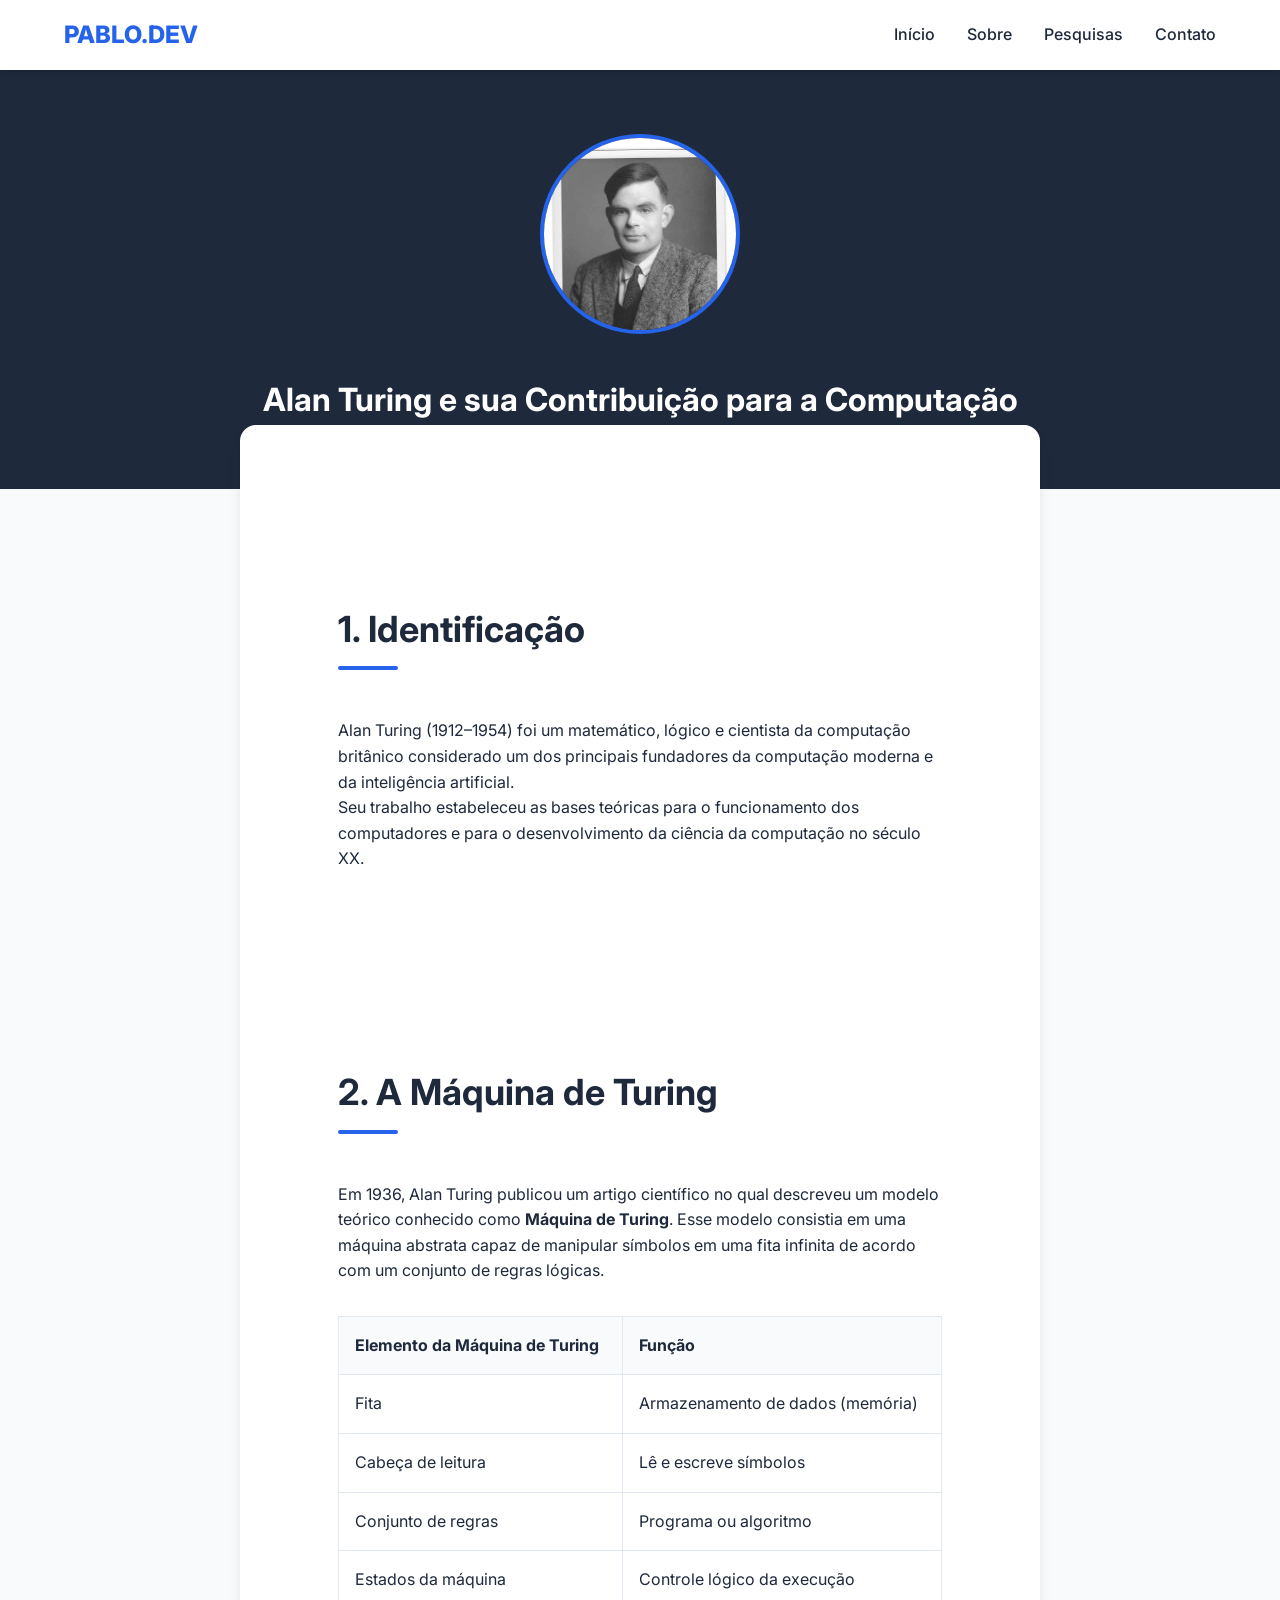
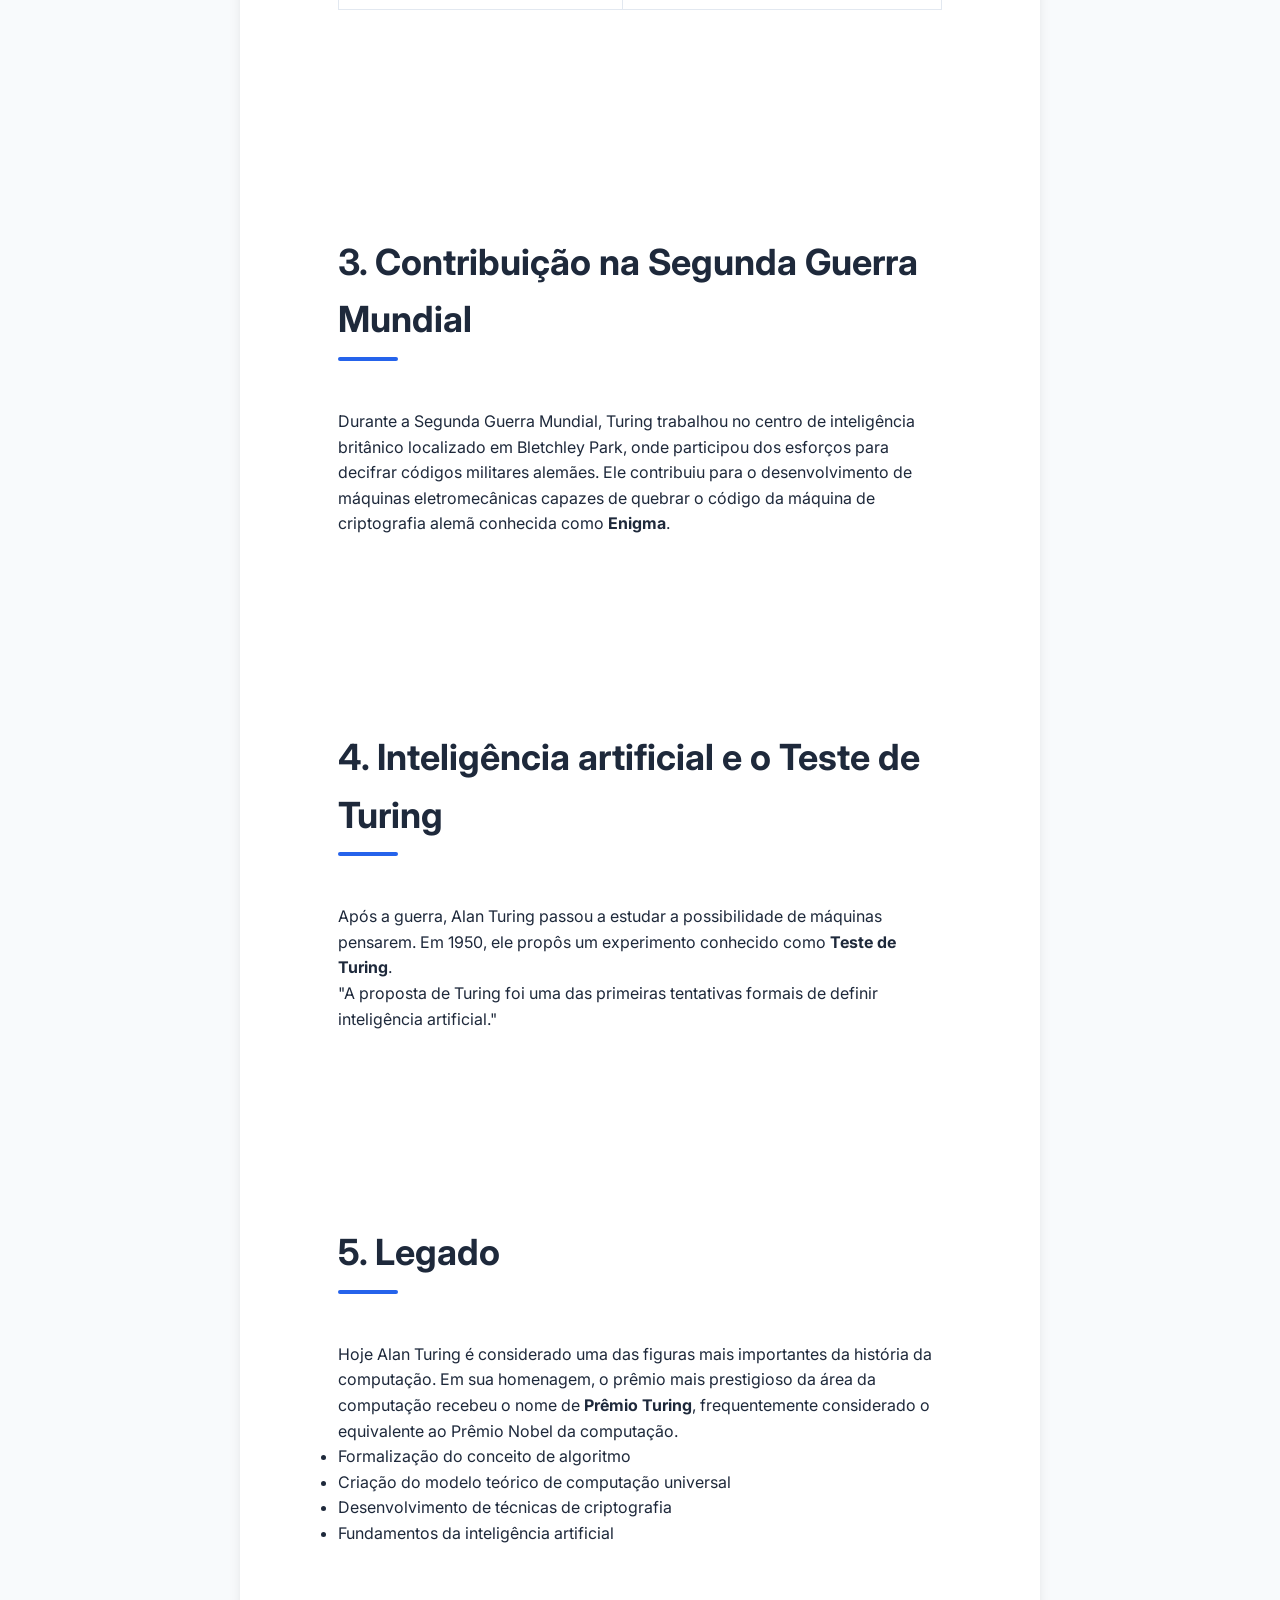
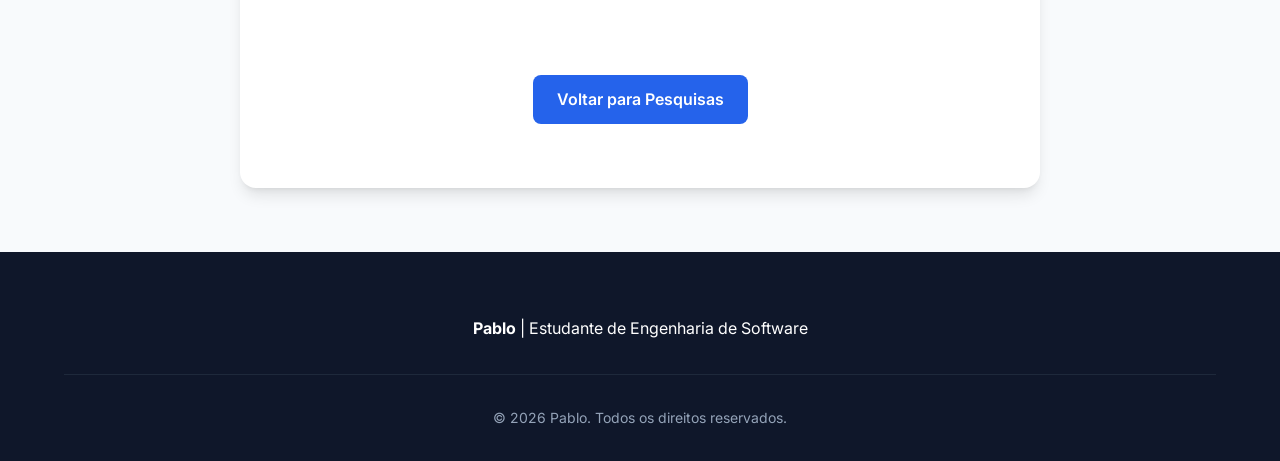
<file: pesquisa/turing.html>
<!DOCTYPE html>
<html lang="pt-BR">

<head>
    <meta charset="UTF-8">
    <meta name="viewport" content="width=device-width, initial-scale=1.0">
    <title>Alan Turing | Pesquisa Acadêmica</title>
    
    <!-- Google Fonts -->
    <link rel="preconnect" href="https://fonts.googleapis.com">
    <link rel="preconnect" href="https://fonts.gstatic.com" crossorigin>
    <link href="https://fonts.googleapis.com/css2?family=Inter:wght@400;500;600;700;800&display=swap" rel="stylesheet">
    
    <!-- Custom CSS -->
    <link rel="stylesheet" href="../assets/css/style.css">
</head>

<body>

    <header>
        <a href="../index.html" class="logo">PABLO.DEV</a>
        <nav>
            <ul>
                <li><a href="../index.html#hero">Início</a></li>
                <li><a href="../index.html#sobre">Sobre</a></li>
                <li><a href="../index.html#pesquisas">Pesquisas</a></li>
                <li><a href="../index.html#contato">Contato</a></li>
            </ul>
        </nav>
    </header>

    <div class="research-header">
        <img src="../alan.webp" alt="Alan Turing">
        <h1>Alan Turing e sua Contribuição para a Computação</h1>
    </div>

    <main class="research-main">
        <section>
            <h2>1. Identificação</h2>
            <p>
                Alan Turing (1912–1954) foi um matemático, lógico e cientista da computação britânico considerado um dos principais fundadores da computação moderna e da inteligência artificial.
            </p>
            <p>
                Seu trabalho estabeleceu as bases teóricas para o funcionamento dos computadores e para o desenvolvimento da ciência da computação no século XX.
            </p>
        </section>

        <section>
            <h2>2. A Máquina de Turing</h2>
            <p>
                Em 1936, Alan Turing publicou um artigo científico no qual descreveu um modelo teórico conhecido como <strong>Máquina de Turing</strong>. Esse modelo consistia em uma máquina abstrata capaz de manipular símbolos em uma fita infinita de acordo com um conjunto de regras lógicas.
            </p>
            <table>
                <tr>
                    <th>Elemento da Máquina de Turing</th>
                    <th>Função</th>
                </tr>
                <tr>
                    <td>Fita</td>
                    <td>Armazenamento de dados (memória)</td>
                </tr>
                <tr>
                    <td>Cabeça de leitura</td>
                    <td>Lê e escreve símbolos</td>
                </tr>
                <tr>
                    <td>Conjunto de regras</td>
                    <td>Programa ou algoritmo</td>
                </tr>
                <tr>
                    <td>Estados da máquina</td>
                    <td>Controle lógico da execução</td>
                </tr>
            </table>
        </section>

        <section>
            <h2>3. Contribuição na Segunda Guerra Mundial</h2>
            <p>
                Durante a Segunda Guerra Mundial, Turing trabalhou no centro de inteligência britânico localizado em Bletchley Park, onde participou dos esforços para decifrar códigos militares alemães. Ele contribuiu para o desenvolvimento de máquinas eletromecânicas capazes de quebrar o código da máquina de criptografia alemã conhecida como <strong>Enigma</strong>.
            </p>
        </section>

        <section>
            <h2>4. Inteligência artificial e o Teste de Turing</h2>
            <p>
                Após a guerra, Alan Turing passou a estudar a possibilidade de máquinas pensarem. Em 1950, ele propôs um experimento conhecido como <strong>Teste de Turing</strong>.
            </p>
            <blockquote>
                "A proposta de Turing foi uma das primeiras tentativas formais de definir inteligência artificial."
            </blockquote>
        </section>

        <section>
            <h2>5. Legado</h2>
            <p>
                Hoje Alan Turing é considerado uma das figuras mais importantes da história da computação. Em sua homenagem, o prêmio mais prestigioso da área da computação recebeu o nome de <strong>Prêmio Turing</strong>, frequentemente considerado o equivalente ao Prêmio Nobel da computação.
            </p>
            <ul>
                <li>Formalização do conceito de algoritmo</li>
                <li>Criação do modelo teórico de computação universal</li>
                <li>Desenvolvimento de técnicas de criptografia</li>
                <li>Fundamentos da inteligência artificial</li>
            </ul>
        </section>

        <div style="text-align: center; margin-top: 3rem;">
            <a href="../index.html#pesquisas" class="btn-card">Voltar para Pesquisas</a>
        </div>
    </main>

    <footer>
        <div class="footer-content">
            <p><strong>Pablo</strong> | Estudante de Engenharia de Software</p>
        </div>
        <div class="footer-bottom">
            <p>&copy; 2026 Pablo. Todos os direitos reservados.</p>
        </div>
    </footer>

</body>

</html>
</file>
<file: assets/css/style.css>
:root {
    --primary-color: #2563eb;
    --primary-hover: #1d4ed8;
    --bg-color: #f8fafc;
    --text-color: #1e293b;
    --text-muted: #64748b;
    --card-bg: #ffffff;
    --header-bg: rgba(255, 255, 255, 0.9);
    --shadow: 0 4px 6px -1px rgb(0 0 0 / 0.1), 0 2px 4px -2px rgb(0 0 0 / 0.1);
    --shadow-lg: 0 10px 15px -3px rgb(0 0 0 / 0.1), 0 4px 6px -4px rgb(0 0 0 / 0.1);
    --transition: all 0.3s ease;
}

* {
    margin: 0;
    padding: 0;
    box-sizing: border-box;
    font-family: 'Inter', -apple-system, BlinkMacSystemFont, 'Segoe UI', Roboto, Oxygen, Ubuntu, Cantarell, sans-serif;
}

html {
    scroll-behavior: smooth;
}

body {
    background-color: var(--bg-color);
    color: var(--text-color);
    line-height: 1.6;
}

/* HEADER & NAV */
header {
    background: var(--header-bg);
    backdrop-filter: blur(8px);
    position: sticky;
    top: 0;
    z-index: 1000;
    box-shadow: var(--shadow);
    padding: 1rem 5%;
    display: flex;
    justify-content: space-between;
    align-items: center;
}

.logo {
    font-size: 1.5rem;
    font-weight: 800;
    color: var(--primary-color);
    text-decoration: none;
}

nav ul {
    display: flex;
    gap: 2rem;
    list-style: none;
}

nav a {
    text-decoration: none;
    color: var(--text-color);
    font-weight: 500;
    transition: var(--transition);
}

nav a:hover {
    color: var(--primary-color);
}

/* HERO SECTION */
#hero {
    padding: 6rem 5%;
    text-align: center;
    background: linear-gradient(135deg, #eff6ff 0%, #dbeafe 100%);
}

#hero h1 {
    font-size: 3.5rem;
    font-weight: 800;
    margin-bottom: 1.5rem;
    color: #1e3a8a;
}

#hero p {
    max-width: 700px;
    margin: 0 auto;
    font-size: 1.25rem;
    color: var(--text-muted);
}

/* SECTIONS */
section {
    padding: 5rem 5%;
}

h2 {
    font-size: 2.25rem;
    font-weight: 700;
    margin-bottom: 3rem;
    text-align: center;
    position: relative;
}

h2::after {
    content: '';
    display: block;
    width: 60px;
    height: 4px;
    background: var(--primary-color);
    margin: 0.75rem auto 0;
    border-radius: 2px;
}

/* SOBRE SECTION */
.sobre-container {
    display: grid;
    grid-template-columns: 1fr 1.5fr;
    gap: 4rem;
    align-items: center;
    max-width: 1100px;
    margin: 0 auto;
}

.card-img {
    border-radius: 1.5rem;
    overflow: hidden;
    box-shadow: var(--shadow-lg);
    transition: var(--transition);
}

.card-img:hover {
    transform: scale(1.02);
}

.card-img img {
    width: 100%;
    height: auto;
    display: block;
}

.sobre-texto p {
    margin-bottom: 1.5rem;
    font-size: 1.1rem;
}

.sobre-texto blockquote {
    border-left: 4px solid var(--primary-color);
    padding-left: 1.5rem;
    font-style: italic;
    color: var(--text-muted);
    margin: 2rem 0;
}

/* PESQUISAS SECTION */
.cards {
    display: grid;
    grid-template-columns: repeat(auto-fit, minmax(300px, 1fr));
    gap: 2.5rem;
    max-width: 1200px;
    margin: 0 auto;
}

.card {
    background: var(--card-bg);
    border-radius: 1rem;
    overflow: hidden;
    box-shadow: var(--shadow);
    transition: var(--transition);
    display: flex;
    flex-direction: column;
}

.card:hover {
    transform: translateY(-10px);
    box-shadow: var(--shadow-lg);
}

.card img {
    width: 100%;
    height: 200px;
    object-fit: cover;
}

.card-content {
    padding: 2rem;
    flex-grow: 1;
    display: flex;
    flex-direction: column;
}

.card h3 {
    font-size: 1.5rem;
    margin-bottom: 1rem;
}

.card p {
    color: var(--text-muted);
    margin-bottom: 1.5rem;
    flex-grow: 1;
}

.btn-card {
    display: inline-block;
    padding: 0.75rem 1.5rem;
    background: var(--primary-color);
    color: white;
    text-decoration: none;
    border-radius: 0.5rem;
    font-weight: 600;
    text-align: center;
    transition: var(--transition);
}

.btn-card:hover {
    background: var(--primary-hover);
}

/* CONTATO SECTION */
#contato {
    background: #f1f5f9;
}

form {
    max-width: 600px;
    margin: 0 auto;
    background: var(--card-bg);
    padding: 3rem;
    border-radius: 1rem;
    box-shadow: var(--shadow);
}

.form-group {
    margin-bottom: 1.5rem;
}

label {
    display: block;
    margin-bottom: 0.5rem;
    font-weight: 600;
}

input, textarea {
    width: 100%;
    padding: 0.75rem 1rem;
    border: 1px solid #e2e8f0;
    border-radius: 0.5rem;
    font-size: 1rem;
    transition: var(--transition);
}

input:focus, textarea:focus {
    outline: none;
    border-color: var(--primary-color);
    box-shadow: 0 0 0 3px rgba(37, 99, 235, 0.1);
}

button {
    width: 100%;
    padding: 1rem;
    background: var(--primary-color);
    color: white;
    border: none;
    border-radius: 0.5rem;
    font-size: 1.1rem;
    font-weight: 700;
    cursor: pointer;
    transition: var(--transition);
}

button:hover {
    background: var(--primary-hover);
}

/* FOOTER */
footer {
    background: #0f172a;
    color: white;
    padding: 4rem 5% 2rem;
    text-align: center;
}

.footer-content {
    margin-bottom: 2rem;
}

.footer-bottom {
    border-top: 1px solid #1e293b;
    padding-top: 2rem;
    color: #94a3b8;
    font-size: 0.875rem;
}

/* RESEARCH PAGES SPECIFIC */
.research-header {
    padding: 4rem 5%;
    text-align: center;
    background: #1e293b;
    color: white;
}

.research-header img {
    max-width: 200px;
    border-radius: 50%;
    margin-bottom: 2rem;
    border: 4px solid var(--primary-color);
}

.research-main {
    max-width: 800px;
    margin: -4rem auto 4rem;
    background: white;
    padding: 4rem;
    border-radius: 1rem;
    box-shadow: var(--shadow-lg);
}

.research-main h2 {
    text-align: left;
    margin-top: 2rem;
}

.research-main h2::after {
    margin: 0.5rem 0 0;
}

table {
    width: 100%;
    border-collapse: collapse;
    margin: 2rem 0;
}

table th, table td {
    padding: 1rem;
    border: 1px solid #e2e8f0;
    text-align: left;
}

table th {
    background: #f8fafc;
}

/* RESPONSIVE */
@media (max-width: 768px) {
    #hero h1 {
        font-size: 2.5rem;
    }
    
    .sobre-container {
        grid-template-columns: 1fr;
    }
    
    nav ul {
        display: none; /* Simple mobile nav improvement would be better but keeping it simple */
    }
    
    .research-main {
        padding: 2rem;
        margin: -2rem 1rem 2rem;
    }
}

/* SKILLS SECTION */
.skills-grid {
    display: grid;
    grid-template-columns: repeat(auto-fit, minmax(120px, 1fr));
    gap: 2rem;
    max-width: 1000px;
    margin: 0 auto;
    text-align: center;
}

.skill-item {
    background: var(--card-bg);
    padding: 1.5rem;
    border-radius: 1rem;
    box-shadow: var(--shadow);
    transition: var(--transition);
    display: flex;
    flex-direction: column;
    align-items: center;
    gap: 0.75rem;
}

.skill-item:hover {
    transform: translateY(-5px);
    box-shadow: var(--shadow-lg);
    border-color: var(--primary-color);
}

.skill-item i {
    font-size: 2.5rem;
    color: var(--primary-color);
}

.skill-item span {
    font-weight: 600;
    font-size: 0.9rem;
}

/* FORM STATUS */
#form-status {
    margin-top: 1rem;
    padding: 1rem;
    border-radius: 0.5rem;
    display: none;
    text-align: center;
    font-weight: 600;
}

#form-status.success {
    display: block;
    background: #dcfce7;
    color: #166534;
}

#form-status.error {
    display: block;
    background: #fee2e2;
    color: #991b1b;
}
</file>
